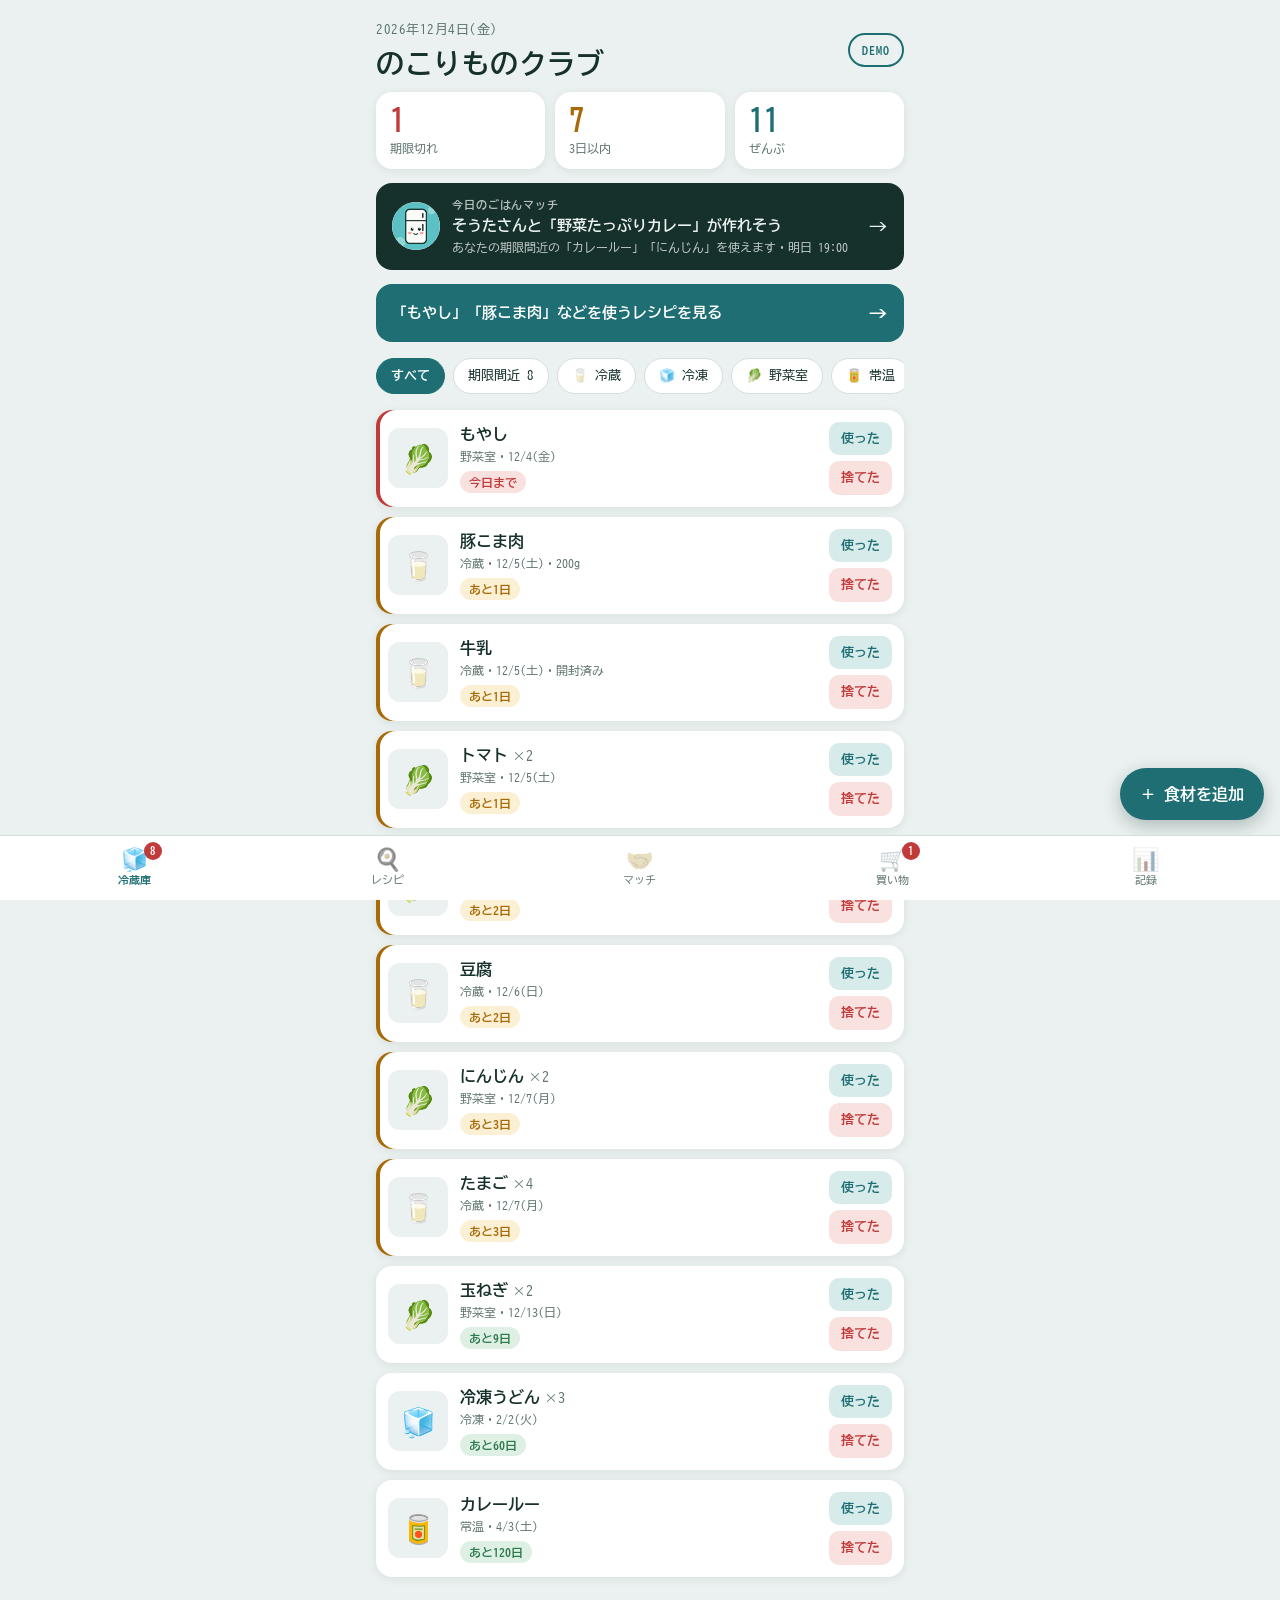
<file: pitch/index.html>
<!DOCTYPE html>
<html lang="ja">
<head>
  <meta charset="UTF-8">
  <meta name="viewport" content="width=device-width, initial-scale=1, viewport-fit=cover">
  <title>のこりものクラブ(デモ)</title>
  <meta name="claude:viewport-fit-sides" content="cover">
  <link rel="preconnect" href="https://fonts.googleapis.com">
  <link rel="preconnect" href="https://fonts.gstatic.com" crossorigin>
  <link rel="stylesheet" href="https://fonts.googleapis.com/css2?family=BIZ+UDGothic:wght@400;700&display=swap">
  <!-- ホーム画面に追加したときのアイコンと名前(アイコンは記録タブで変えられる) -->
  <link rel="apple-touch-icon" id="touchIcon" href="icons/icon-original-180.png">
  <link rel="icon" id="favIcon" type="image/png" href="icons/icon-original-180.png">
    <meta name="apple-mobile-web-app-capable" content="yes">
  <meta name="mobile-web-app-capable" content="yes">
  <meta name="apple-mobile-web-app-title" content="のこりもの">
  <meta name="apple-mobile-web-app-status-bar-style" content="default">
  <meta name="theme-color" content="#EAF1F0">
  <link rel="stylesheet" href="style.css">
  <style>
    /* 発表用デモだけの部品 */
    .top { position: relative; }
    .demo-badge {
      position: absolute; right: 0; top: 50%; transform: translateY(-50%);
      padding: 6px 12px; border: 2px solid var(--accent, #1E6E73); border-radius: 999px;
      background: transparent; color: var(--accent, #1E6E73); font: inherit; font-size: 12px; font-weight: 700; letter-spacing: .08em; cursor: pointer;
    }
  </style>
</head>
<body>
  <div class="app">
    <!-- ヘッダー -->
    <header class="top">
      <p class="today" id="today"></p>
      <h1 id="pageTitle">のこりものクラブ</h1>
      <button type="button" class="demo-badge" id="demoMenu" aria-label="デモの操作">DEMO</button>
    </header>

    <main>
      <!-- ========== 冷蔵庫タブ ========== -->
      <section class="view" id="view-fridge">
        <div class="sample-note" id="sampleNote" hidden>
          <span>サンプルの食材を表示しています</span>
          <button type="button" class="link-btn" id="clearSample">消して始める</button>
        </div>

        <!-- 期限のまとめ -->
        <div class="summary">
          <button type="button" class="stat stat-expired" data-filter="urgent">
            <span class="stat-num" id="countExpired">0</span>
            <span class="stat-label">期限切れ</span>
          </button>
          <button type="button" class="stat stat-soon" data-filter="urgent">
            <span class="stat-num" id="countSoon">0</span>
            <span class="stat-label">3日以内</span>
          </button>
          <button type="button" class="stat stat-all" data-filter="all">
            <span class="stat-num" id="countAll">0</span>
            <span class="stat-label">ぜんぶ</span>
          </button>
        </div>

        <!-- 期限間近の食材 → ごはんマッチへ -->
        <button type="button" class="match-cta" id="matchCta" hidden>
          <span class="match-cta-face" id="matchCtaFace" aria-hidden="true"></span>
          <span class="match-cta-text">
            <span class="match-cta-label">今日のごはんマッチ</span>
            <b id="matchCtaTitle"></b>
            <small id="matchCtaSub"></small>
          </span>
          <span class="recipe-cta-arrow" aria-hidden="true">→</span>
        </button>

        <!-- 期限間近の食材 → レシピへ -->
        <button type="button" class="recipe-cta" id="recipeCta" hidden>
          <span id="recipeCtaText"></span>
          <span class="recipe-cta-arrow" aria-hidden="true">→</span>
        </button>

        <!-- 絞り込み -->
        <div class="chips" id="filters" role="tablist" aria-label="保存場所で絞り込み"></div>

        <ul class="food-list" id="foodList"></ul>
        <div class="empty" id="foodEmpty" hidden>
          <p class="empty-icon">🧊</p>
          <p id="foodEmptyText">下の「食材を追加」から登録しましょう</p>
        </div>
      </section>

      <!-- ========== レシピタブ ========== -->
      <section class="view" id="view-recipe" hidden>
        <p class="lead">冷蔵庫の食材で作れる料理です。期限が近い食材を使うものから並べています。</p>
        <div class="chips" id="recipeFocus" aria-label="使いたい食材で絞り込み"></div>
        <ul class="recipe-list" id="recipeList"></ul>
        <div class="empty" id="recipeEmpty" hidden>
          <p class="empty-icon">🍳</p>
          <p id="recipeEmptyText">冷蔵庫に食材を登録すると、作れる料理が表示されます</p>
        </div>
        <a class="more-link center-link" id="recipeMore" href="#" target="_blank" rel="noopener" hidden></a>
      </section>

      <!-- ========== 料理会タブ ========== -->
      <section class="view" id="view-party" hidden>
        <!-- 本物のマッチ(Supabase につながっているときだけ表示。中身は cloud.js が作る) -->
        <div class="stack" id="cloudArea" hidden></div>

        <!-- デモ用のマッチ(ダミーの相手) -->
        <div class="stack" id="demoArea">
        <p class="lead" id="matchLead">あなたの期限間近の食材と、相手の食材を合わせて作れる料理から、一緒にごはんを食べる相手を提案します。</p>
        <div class="chips" id="matchFilter" aria-label="相手で絞り込み"></div>
        <ul class="match-list" id="matchList"></ul>
        <div class="empty" id="matchEmpty" hidden>
          <p class="empty-icon">🤝</p>
          <p id="matchEmptyText">冷蔵庫に食材を登録すると、一緒にごはんを作れる相手が見つかります</p>
        </div>
        <button type="button" class="link-btn center" id="matchMore" hidden>ほかの候補も見る</button>
        <p class="safety-note">表示されるのは大学のメールアドレスで認証済みの学生だけです。初めての相手とは、学内の共用スペースで会いましょう。</p>

        <div class="party-hero">
          <p class="party-hero-title">自分で料理会を開く</p>
          <p class="party-hero-text" id="partyHeroText">期限が近い食材を持ち寄って、留学生や友達と料理会をしませんか?</p>
          <button type="button" class="btn btn-primary" id="hostBtn">料理会を開く</button>
        </div>
        <p class="section-label">キャンパスの料理会</p>
        <ul class="party-list" id="partyList"></ul>
        <div class="empty" id="partyEmpty" hidden>
          <p class="empty-icon">🍲</p>
          <p>予定されている料理会はまだありません</p>
        </div>
        </div>
      </section>

      <!-- ========== 買い物タブ ========== -->
      <section class="view" id="view-shopping" hidden>
        <form class="shop-form" id="shopForm">
          <label class="sr-only" for="shopInput">買うもの</label>
          <input type="text" id="shopInput" placeholder="買うものを入力" autocomplete="off">
          <button type="submit" class="btn btn-primary">追加</button>
        </form>
        <ul class="shop-list" id="shopList"></ul>
        <div class="empty" id="shopEmpty" hidden>
          <p class="empty-icon">🛒</p>
          <p>食材を使い切ったら、ここに追加できます</p>
        </div>
        <button type="button" class="link-btn center" id="clearDone" hidden>チェック済みを消す</button>
      </section>

      <!-- ========== 記録タブ ========== -->
      <section class="view" id="view-stats" hidden>
        <div class="panel">
          <p class="panel-title" id="rateTitle">今月の使い切り率</p>
          <p class="big-rate"><span id="rate">--</span><small>%</small></p>
          <div class="ratio-bar" id="ratioBar" aria-hidden="true">
            <span class="ratio-used" id="ratioUsed"></span>
            <span class="ratio-wasted" id="ratioWasted"></span>
          </div>
          <div class="legend">
            <span class="legend-used">使い切った <b id="usedCount">0</b>件</span>
            <span class="legend-wasted">捨てた <b id="wastedCount">0</b>件</span>
          </div>
          <p class="rate-message" id="rateMessage"></p>
          <p class="party-stat" id="partyStat" hidden></p>
        </div>

        <div class="panel" id="rankPanel" hidden>
          <p class="panel-title">よく捨ててしまう食材</p>
          <ol class="rank" id="rankList"></ol>
          <p class="hint">次に買うときは、量を減らすのがおすすめです</p>
        </div>

        <div class="panel">
          <p class="panel-title">最近の記録</p>
          <ul class="log-list" id="logList"></ul>
        </div>

        <div class="panel">
          <p class="panel-title">ホーム画面のアイコン</p>
          <div class="icon-picker" id="iconPicker" role="radiogroup" aria-label="ホーム画面のアイコン"></div>
          <p class="hint">選んでから「ホーム画面に追加」すると、そのアイコンになります。追加済みの場合は、一度削除して追加し直してください。</p>
        </div>

        <div class="panel">
          <p class="panel-title">データ</p>
          <button type="button" class="row-btn" id="loadSample">サンプルデータを入れる</button>
          <button type="button" class="row-btn danger" id="resetAll">すべてのデータを削除</button>
        </div>
      </section>
    </main>
  </div>

  <!-- 追加ボタン -->
  <button type="button" class="fab" id="addBtn">＋ 食材を追加</button>

  <!-- 下のタブ -->
  <nav class="tabbar" aria-label="画面切り替え">
    <button type="button" class="tab is-active" data-tab="fridge">
      <span class="tab-icon"><span class="tab-emoji">🧊</span><i class="tab-badge" id="badgeFridge" hidden></i></span>冷蔵庫
    </button>
    <button type="button" class="tab" data-tab="recipe">
      <span class="tab-icon"><span class="tab-emoji">🍳</span></span>レシピ
    </button>
    <button type="button" class="tab" data-tab="party">
      <span class="tab-icon"><span class="tab-emoji">🤝</span><i class="tab-badge" id="badgeParty" hidden></i></span>マッチ
    </button>
    <button type="button" class="tab" data-tab="shopping">
      <span class="tab-icon"><span class="tab-emoji">🛒</span><i class="tab-badge" id="badgeShop" hidden></i></span>買い物
    </button>
    <button type="button" class="tab" data-tab="stats">
      <span class="tab-icon"><span class="tab-emoji">📊</span></span>記録
    </button>
  </nav>

  <!-- ========== 食材の登録シート ========== -->
  <div class="backdrop" id="sheet" hidden>
    <form class="sheet" id="foodForm" novalidate>
      <div class="sheet-head">
        <button type="button" class="link-btn" id="sheetCancel">キャンセル</button>
        <h2 id="sheetTitle">食材を追加</h2>
        <button type="submit" class="link-btn strong">保存</button>
      </div>

      <div class="sheet-body">
        <label class="photo" for="photoInput">
          <img id="photoPreview" alt="" hidden>
          <span class="photo-empty" id="photoEmpty">📷<small>写真を撮る・選ぶ</small></span>
        </label>
        <input type="file" id="photoInput" accept="image/*" capture="environment" hidden>
        <button type="button" class="link-btn center" id="photoRemove" hidden>写真を外す</button>

        <label class="field-label" for="nameInput">食材の名前</label>
        <input type="text" id="nameInput" placeholder="例:牛乳" autocomplete="off">

        <p class="field-label">保存場所</p>
        <div class="chips wrap" id="locationChips"></div>

        <p class="field-label">数量</p>
        <div class="stepper">
          <button type="button" class="step" id="qtyMinus" aria-label="1つ減らす">−</button>
          <output id="qtyValue">1</output>
          <button type="button" class="step" id="qtyPlus" aria-label="1つ増やす">＋</button>
        </div>

        <label class="field-label" for="expiryInput">賞味期限・消費期限</label>
        <div class="chips wrap" id="quickDays"></div>
        <div class="date-row">
          <input type="date" id="expiryInput">
          <span class="badge" id="expiryBadge"></span>
        </div>

        <label class="field-label" for="memoInput">メモ(任意)</label>
        <input type="text" id="memoInput" placeholder="例:開封済み" autocomplete="off">

        <p class="form-error" id="formError" hidden></p>

        <button type="submit" class="btn btn-primary wide" id="submitBtn">冷蔵庫に追加</button>
        <button type="button" class="link-btn center danger" id="deleteBtn" hidden>この食材を削除</button>
      </div>
    </form>
  </div>

  <!-- ========== 料理会を開くシート ========== -->
  <div class="backdrop" id="partySheet" hidden>
    <form class="sheet" id="partyForm" novalidate>
      <div class="sheet-head">
        <button type="button" class="link-btn" id="partyCancel">キャンセル</button>
        <h2>料理会を開く</h2>
        <button type="submit" class="link-btn strong">募集する</button>
      </div>
      <div class="sheet-body">
        <label class="field-label" for="partyTitle">タイトル</label>
        <input type="text" id="partyTitle" placeholder="例:余り野菜で焼きうどんを作ろう" autocomplete="off">

        <label class="field-label" for="partyMenu">作る料理</label>
        <input type="text" id="partyMenu" placeholder="例:焼きうどん" autocomplete="off">

        <p class="field-label">日時</p>
        <div class="date-row">
          <label class="sr-only" for="partyDate">日付</label>
          <input type="date" id="partyDate">
          <label class="sr-only" for="partyTime">時間</label>
          <input type="time" id="partyTime" value="18:30">
        </div>

        <p class="field-label">場所</p>
        <div class="chips wrap" id="placeChips"></div>

        <p class="field-label">定員</p>
        <div class="stepper">
          <button type="button" class="step" id="capMinus" aria-label="1人減らす">−</button>
          <output id="capValue">6</output>
          <button type="button" class="step" id="capPlus" aria-label="1人増やす">＋</button>
        </div>

        <p class="field-label">こんな人も参加しやすい(複数選べます)</p>
        <div class="chips wrap" id="tagChips"></div>

        <p class="field-label">持っていく食材(冷蔵庫から選ぶ)</p>
        <div class="chips wrap" id="partyFoodChips"></div>
        <p class="hint" id="partyFoodHint"></p>

        <p class="form-error" id="partyError" hidden></p>
        <button type="submit" class="btn btn-primary wide">この内容で募集する</button>
      </div>
    </form>
  </div>

  <!-- ========== 食材を選ぶシート(料理会に持っていく) ========== -->
  <div class="backdrop" id="pickSheet" hidden>
    <div class="sheet">
      <div class="sheet-head">
        <button type="button" class="link-btn" id="pickCancel">キャンセル</button>
        <h2 id="pickTitle">持っていく食材</h2>
        <span class="head-spacer" aria-hidden="true"></span>
      </div>
      <div class="sheet-body">
        <p class="hint">選んだ食材は、料理会で使い切ったものとして冷蔵庫から外れます。</p>
        <div class="chips wrap" id="pickChips"></div>
        <button type="button" class="btn btn-primary wide" id="pickConfirm">この食材を持っていく</button>
      </div>
    </div>
  </div>

  <!-- ========== プロフィール(本物のマッチ用) ========== -->
  <div class="backdrop" id="profileSheet" hidden>
    <form class="sheet" id="profileForm" novalidate>
      <div class="sheet-head">
        <button type="button" class="link-btn" id="profileCancel">閉じる</button>
        <h2>プロフィール</h2>
        <button type="submit" class="link-btn strong">保存</button>
      </div>
      <div class="sheet-body">
        <p class="hint">本名や連絡先は書かないでください。ここに書いた内容は、マッチの相手に表示されます(性別は「表示する」を選んだときだけ)。</p>

        <p class="field-label">マイページのアイコン</p>
        <div class="icon-picker" id="pfAvatar" role="radiogroup" aria-label="マイページのアイコン"></div>
        <p class="hint">顔写真の代わりに、絵柄か国旗を使います。</p>

        <label class="field-label" for="pfName">表示名</label>
        <input type="text" id="pfName" maxlength="30" placeholder="例:しゅうか" autocomplete="off">

        <label class="field-label" for="pfCountry">国・地域</label>
        <select id="pfCountry" class="select"></select>

        <p class="field-label">区分</p>
        <div class="chips wrap" id="pfType"></div>

        <label class="field-label" for="pfFaculty">学部・学年</label>
        <input type="text" id="pfFaculty" maxlength="30" placeholder="例:水産学部 3年" autocomplete="off">

        <label class="field-label" for="pfBio">ひとこと</label>
        <input type="text" id="pfBio" maxlength="80" placeholder="例:一人ごはんが続いて寂しいです" autocomplete="off">

        <p class="field-label">話せる言語(複数選べます)</p>
        <div class="chips wrap" id="pfLangs"></div>

        <p class="field-label">食の制限</p>
        <div class="chips wrap" id="pfDiet"></div>

        <label class="field-label" for="pfAllergy">アレルギー(なければ空欄)</label>
        <input type="text" id="pfAllergy" maxlength="60" placeholder="例:えび、そば" autocomplete="off">
        <p class="hint">書いた食材を使う料理は、マッチで提案されなくなります。</p>

        <p class="field-label">性別</p>
        <div class="chips wrap" id="pfGender"></div>
        <label class="check-row" for="pfGenderPublic">
          <input type="checkbox" id="pfGenderPublic">
          <span>性別をマッチの相手に表示する</span>
        </label>
        <label class="check-row" for="pfSameGender">
          <input type="checkbox" id="pfSameGender">
          <span>同性の人とだけマッチする</span>
        </label>
        <p class="hint" id="pfSameGenderHint">「回答しない」の場合は、同性のみの設定は使えません。性別は非公開のままでも、マッチの判定にだけ使えます。</p>

        <p class="field-label">料理は</p>
        <div class="chips wrap" id="pfCooking"></div>
        <p class="hint">料理が苦手な人どうしは、マッチしないようになっています。</p>

        <p class="field-label">好きな料理の系統(複数選べます)</p>
        <div class="chips wrap" id="pfCuisines"></div>

        <p class="form-error" id="profileError" hidden></p>
        <button type="submit" class="btn btn-primary wide" id="profileSubmit">保存する</button>
        <button type="button" class="link-btn center" id="logoutBtn">ログアウト</button>
      </div>
    </form>
  </div>

  <!-- ========== 相手のプロフィールと料理の履歴 ========== -->
  <div class="backdrop" id="partnerSheet" hidden>
    <div class="sheet">
      <div class="sheet-head">
        <button type="button" class="link-btn" id="partnerClose">閉じる</button>
        <h2>プロフィール</h2>
        <span class="head-spacer" aria-hidden="true"></span>
      </div>
      <div class="sheet-body" id="partnerBody"></div>
    </div>
  </div>

  <!-- ごはん写真の選択用(画面の書き換えで消えないよう、ここに1つだけ置く) -->
  <input type="file" id="mealPhotoInput" accept="image/*" hidden>

  <!-- ========== 確認ダイアログ ========== -->
  <div class="backdrop center-box" id="dialog" hidden>
    <div class="dialog" role="dialog" aria-modal="true" aria-labelledby="dlgTitle">
      <h2 id="dlgTitle"></h2>
      <p id="dlgMsg"></p>
      <div class="dlg-actions" id="dlgActions"></div>
    </div>
  </div>

  <div class="toast" id="toast" role="status" hidden></div>

  <!-- Supabase(本物のマッチ用)。読み込めなくてもデモモードで動きます -->
  <!-- 発表用デモ:Supabase の代わりに、ブラウザの中だけで動く架空のサーバーを使う -->
  <script src="demo-backend.js"></script>
  <script src="app.js"></script>
  <script src="cloud.js"></script>
  <script src="demo-menu.js"></script>
</body>
</html>
</file>
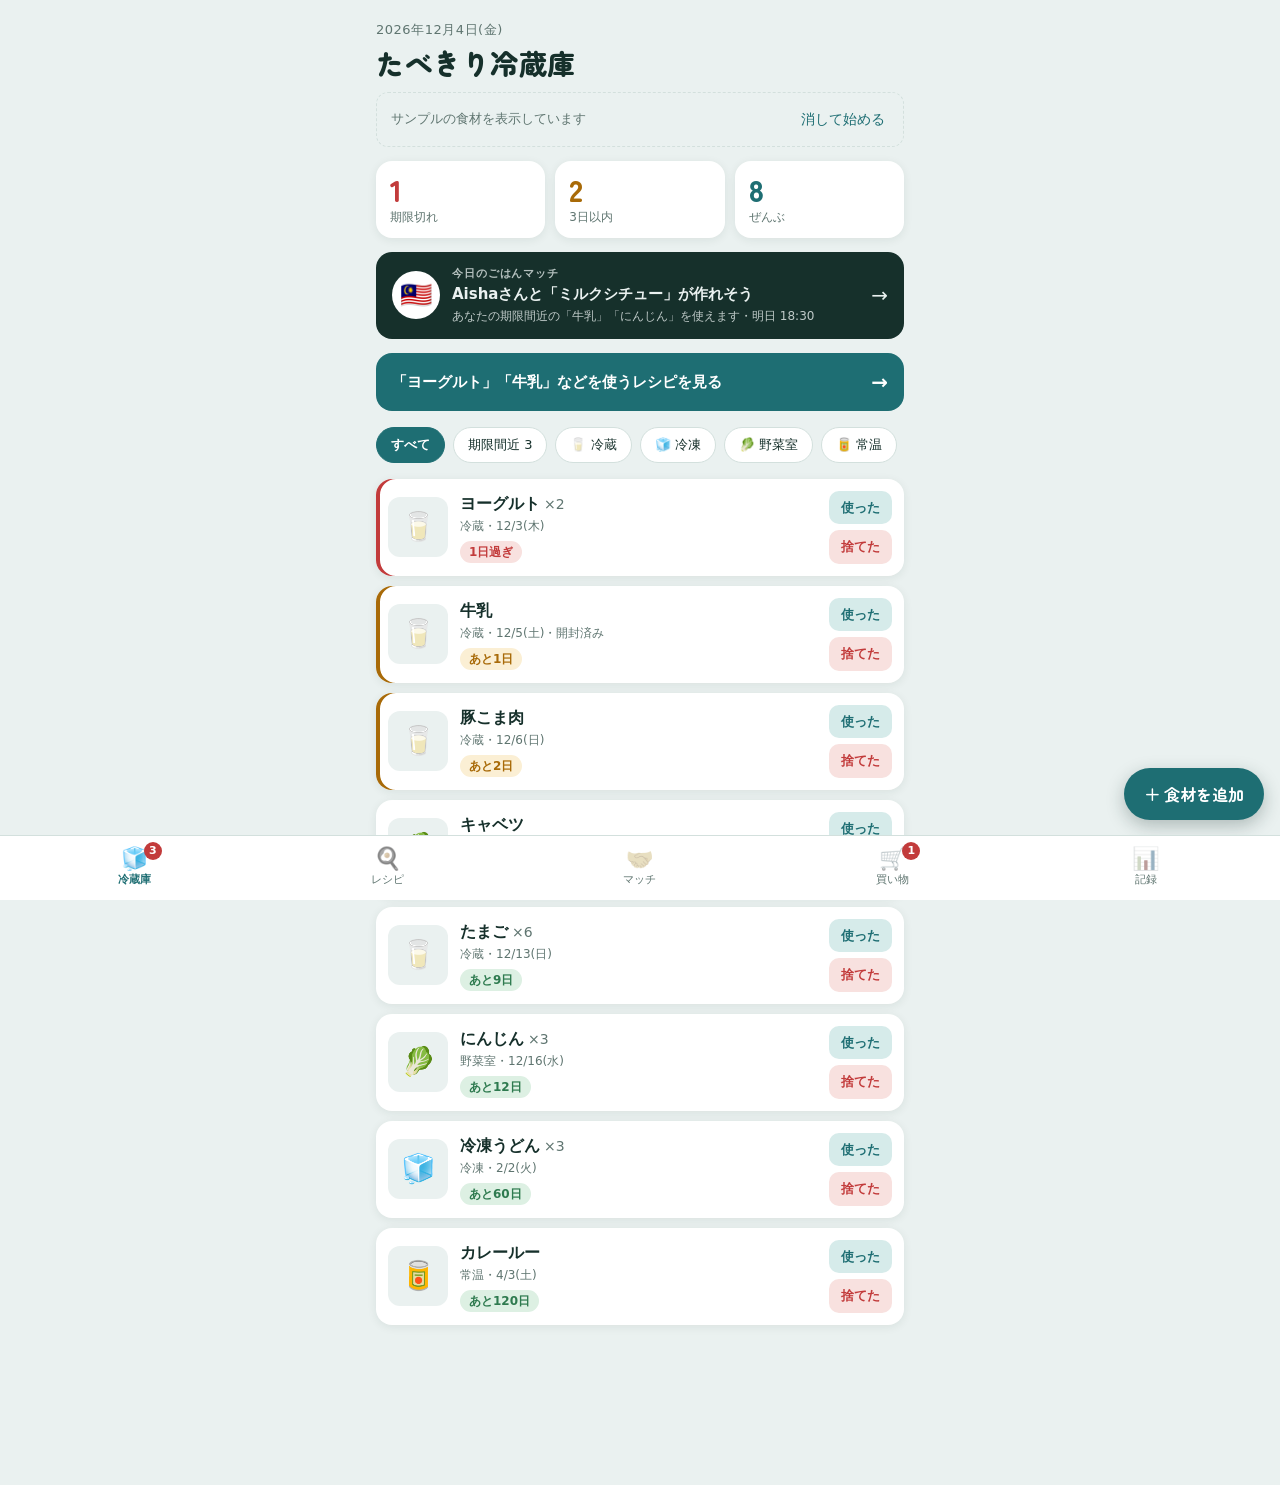
<file: アプリ本番用/index.html>
<!DOCTYPE html>
<html lang="ja">
<head>
  <meta charset="UTF-8">
  <meta name="viewport" content="width=device-width, initial-scale=1, viewport-fit=cover">
  <title>たべきり冷蔵庫</title>
  <meta name="claude:viewport-fit-sides" content="cover">
  <link rel="preconnect" href="https://fonts.googleapis.com">
  <link rel="preconnect" href="https://fonts.gstatic.com" crossorigin>
  <link rel="stylesheet" href="https://fonts.googleapis.com/css2?family=Zen+Maru+Gothic:wght@500;700;900&display=swap">
  <link rel="stylesheet" href="style.css">
</head>
<body>
  <div class="app">
    <!-- ヘッダー -->
    <header class="top">
      <p class="today" id="today"></p>
      <h1 id="pageTitle">たべきり冷蔵庫</h1>
    </header>

    <main>
      <!-- ========== 冷蔵庫タブ ========== -->
      <section class="view" id="view-fridge">
        <div class="sample-note" id="sampleNote" hidden>
          <span>サンプルの食材を表示しています</span>
          <button type="button" class="link-btn" id="clearSample">消して始める</button>
        </div>

        <!-- 期限のまとめ -->
        <div class="summary">
          <button type="button" class="stat stat-expired" data-filter="urgent">
            <span class="stat-num" id="countExpired">0</span>
            <span class="stat-label">期限切れ</span>
          </button>
          <button type="button" class="stat stat-soon" data-filter="urgent">
            <span class="stat-num" id="countSoon">0</span>
            <span class="stat-label">3日以内</span>
          </button>
          <button type="button" class="stat stat-all" data-filter="all">
            <span class="stat-num" id="countAll">0</span>
            <span class="stat-label">ぜんぶ</span>
          </button>
        </div>

        <!-- 期限間近の食材 → ごはんマッチへ -->
        <button type="button" class="match-cta" id="matchCta" hidden>
          <span class="match-cta-face" id="matchCtaFace" aria-hidden="true"></span>
          <span class="match-cta-text">
            <span class="match-cta-label">今日のごはんマッチ</span>
            <b id="matchCtaTitle"></b>
            <small id="matchCtaSub"></small>
          </span>
          <span class="recipe-cta-arrow" aria-hidden="true">→</span>
        </button>

        <!-- 期限間近の食材 → レシピへ -->
        <button type="button" class="recipe-cta" id="recipeCta" hidden>
          <span id="recipeCtaText"></span>
          <span class="recipe-cta-arrow" aria-hidden="true">→</span>
        </button>

        <!-- 絞り込み -->
        <div class="chips" id="filters" role="tablist" aria-label="保存場所で絞り込み"></div>

        <ul class="food-list" id="foodList"></ul>
        <div class="empty" id="foodEmpty" hidden>
          <p class="empty-icon">🧊</p>
          <p id="foodEmptyText">下の「食材を追加」から登録しましょう</p>
        </div>
      </section>

      <!-- ========== レシピタブ ========== -->
      <section class="view" id="view-recipe" hidden>
        <p class="lead">冷蔵庫の食材で作れる料理です。期限が近い食材を使うものから並べています。</p>
        <div class="chips" id="recipeFocus" aria-label="使いたい食材で絞り込み"></div>
        <ul class="recipe-list" id="recipeList"></ul>
        <div class="empty" id="recipeEmpty" hidden>
          <p class="empty-icon">🍳</p>
          <p id="recipeEmptyText">冷蔵庫に食材を登録すると、作れる料理が表示されます</p>
        </div>
        <a class="more-link center-link" id="recipeMore" href="#" target="_blank" rel="noopener" hidden></a>
      </section>

      <!-- ========== 料理会タブ ========== -->
      <section class="view" id="view-party" hidden>
        <!-- ごはんマッチ -->
        <p class="lead" id="matchLead">あなたの期限間近の食材と、相手の食材を合わせて作れる料理から、一緒にごはんを食べる相手を提案します。</p>
        <div class="chips" id="matchFilter" aria-label="相手で絞り込み"></div>
        <ul class="match-list" id="matchList"></ul>
        <div class="empty" id="matchEmpty" hidden>
          <p class="empty-icon">🤝</p>
          <p id="matchEmptyText">冷蔵庫に食材を登録すると、一緒にごはんを作れる相手が見つかります</p>
        </div>
        <button type="button" class="link-btn center" id="matchMore" hidden>ほかの候補も見る</button>
        <p class="safety-note">表示されるのは大学のメールアドレスで認証済みの学生だけです。初めての相手とは、学内の共用スペースで会いましょう。</p>

        <div class="party-hero">
          <p class="party-hero-title">自分で料理会を開く</p>
          <p class="party-hero-text" id="partyHeroText">期限が近い食材を持ち寄って、留学生や友達と料理会をしませんか?</p>
          <button type="button" class="btn btn-primary" id="hostBtn">料理会を開く</button>
        </div>
        <p class="section-label">キャンパスの料理会</p>
        <ul class="party-list" id="partyList"></ul>
        <div class="empty" id="partyEmpty" hidden>
          <p class="empty-icon">🍲</p>
          <p>予定されている料理会はまだありません</p>
        </div>
      </section>

      <!-- ========== 買い物タブ ========== -->
      <section class="view" id="view-shopping" hidden>
        <form class="shop-form" id="shopForm">
          <label class="sr-only" for="shopInput">買うもの</label>
          <input type="text" id="shopInput" placeholder="買うものを入力" autocomplete="off">
          <button type="submit" class="btn btn-primary">追加</button>
        </form>
        <ul class="shop-list" id="shopList"></ul>
        <div class="empty" id="shopEmpty" hidden>
          <p class="empty-icon">🛒</p>
          <p>食材を使い切ったら、ここに追加できます</p>
        </div>
        <button type="button" class="link-btn center" id="clearDone" hidden>チェック済みを消す</button>
      </section>

      <!-- ========== 記録タブ ========== -->
      <section class="view" id="view-stats" hidden>
        <div class="panel">
          <p class="panel-title" id="rateTitle">今月の使い切り率</p>
          <p class="big-rate"><span id="rate">--</span><small>%</small></p>
          <div class="ratio-bar" id="ratioBar" aria-hidden="true">
            <span class="ratio-used" id="ratioUsed"></span>
            <span class="ratio-wasted" id="ratioWasted"></span>
          </div>
          <div class="legend">
            <span class="legend-used">使い切った <b id="usedCount">0</b>件</span>
            <span class="legend-wasted">捨てた <b id="wastedCount">0</b>件</span>
          </div>
          <p class="rate-message" id="rateMessage"></p>
          <p class="party-stat" id="partyStat" hidden></p>
        </div>

        <div class="panel" id="rankPanel" hidden>
          <p class="panel-title">よく捨ててしまう食材</p>
          <ol class="rank" id="rankList"></ol>
          <p class="hint">次に買うときは、量を減らすのがおすすめです</p>
        </div>

        <div class="panel">
          <p class="panel-title">最近の記録</p>
          <ul class="log-list" id="logList"></ul>
        </div>

        <div class="panel">
          <p class="panel-title">データ</p>
          <button type="button" class="row-btn" id="loadSample">サンプルデータを入れる</button>
          <button type="button" class="row-btn danger" id="resetAll">すべてのデータを削除</button>
        </div>
      </section>
    </main>
  </div>

  <!-- 追加ボタン -->
  <button type="button" class="fab" id="addBtn">＋ 食材を追加</button>

  <!-- 下のタブ -->
  <nav class="tabbar" aria-label="画面切り替え">
    <button type="button" class="tab is-active" data-tab="fridge">
      <span class="tab-icon"><span class="tab-emoji">🧊</span><i class="tab-badge" id="badgeFridge" hidden></i></span>冷蔵庫
    </button>
    <button type="button" class="tab" data-tab="recipe">
      <span class="tab-icon"><span class="tab-emoji">🍳</span></span>レシピ
    </button>
    <button type="button" class="tab" data-tab="party">
      <span class="tab-icon"><span class="tab-emoji">🤝</span><i class="tab-badge" id="badgeParty" hidden></i></span>マッチ
    </button>
    <button type="button" class="tab" data-tab="shopping">
      <span class="tab-icon"><span class="tab-emoji">🛒</span><i class="tab-badge" id="badgeShop" hidden></i></span>買い物
    </button>
    <button type="button" class="tab" data-tab="stats">
      <span class="tab-icon"><span class="tab-emoji">📊</span></span>記録
    </button>
  </nav>

  <!-- ========== 食材の登録シート ========== -->
  <div class="backdrop" id="sheet" hidden>
    <form class="sheet" id="foodForm" novalidate>
      <div class="sheet-head">
        <button type="button" class="link-btn" id="sheetCancel">キャンセル</button>
        <h2 id="sheetTitle">食材を追加</h2>
        <button type="submit" class="link-btn strong">保存</button>
      </div>

      <div class="sheet-body">
        <label class="photo" for="photoInput">
          <img id="photoPreview" alt="" hidden>
          <span class="photo-empty" id="photoEmpty">📷<small>写真を撮る・選ぶ</small></span>
        </label>
        <input type="file" id="photoInput" accept="image/*" capture="environment" hidden>
        <button type="button" class="link-btn center" id="photoRemove" hidden>写真を外す</button>

        <label class="field-label" for="nameInput">食材の名前</label>
        <input type="text" id="nameInput" placeholder="例:牛乳" autocomplete="off">

        <p class="field-label">保存場所</p>
        <div class="chips wrap" id="locationChips"></div>

        <p class="field-label">数量</p>
        <div class="stepper">
          <button type="button" class="step" id="qtyMinus" aria-label="1つ減らす">−</button>
          <output id="qtyValue">1</output>
          <button type="button" class="step" id="qtyPlus" aria-label="1つ増やす">＋</button>
        </div>

        <label class="field-label" for="expiryInput">賞味期限・消費期限</label>
        <div class="chips wrap" id="quickDays"></div>
        <div class="date-row">
          <input type="date" id="expiryInput">
          <span class="badge" id="expiryBadge"></span>
        </div>

        <label class="field-label" for="memoInput">メモ(任意)</label>
        <input type="text" id="memoInput" placeholder="例:開封済み" autocomplete="off">

        <p class="form-error" id="formError" hidden></p>

        <button type="submit" class="btn btn-primary wide" id="submitBtn">冷蔵庫に追加</button>
        <button type="button" class="link-btn center danger" id="deleteBtn" hidden>この食材を削除</button>
      </div>
    </form>
  </div>

  <!-- ========== 料理会を開くシート ========== -->
  <div class="backdrop" id="partySheet" hidden>
    <form class="sheet" id="partyForm" novalidate>
      <div class="sheet-head">
        <button type="button" class="link-btn" id="partyCancel">キャンセル</button>
        <h2>料理会を開く</h2>
        <button type="submit" class="link-btn strong">募集する</button>
      </div>
      <div class="sheet-body">
        <label class="field-label" for="partyTitle">タイトル</label>
        <input type="text" id="partyTitle" placeholder="例:余り野菜で焼きうどんを作ろう" autocomplete="off">

        <label class="field-label" for="partyMenu">作る料理</label>
        <input type="text" id="partyMenu" placeholder="例:焼きうどん" autocomplete="off">

        <p class="field-label">日時</p>
        <div class="date-row">
          <label class="sr-only" for="partyDate">日付</label>
          <input type="date" id="partyDate">
          <label class="sr-only" for="partyTime">時間</label>
          <input type="time" id="partyTime" value="18:30">
        </div>

        <p class="field-label">場所</p>
        <div class="chips wrap" id="placeChips"></div>

        <p class="field-label">定員</p>
        <div class="stepper">
          <button type="button" class="step" id="capMinus" aria-label="1人減らす">−</button>
          <output id="capValue">6</output>
          <button type="button" class="step" id="capPlus" aria-label="1人増やす">＋</button>
        </div>

        <p class="field-label">こんな人も参加しやすい(複数選べます)</p>
        <div class="chips wrap" id="tagChips"></div>

        <p class="field-label">持っていく食材(冷蔵庫から選ぶ)</p>
        <div class="chips wrap" id="partyFoodChips"></div>
        <p class="hint" id="partyFoodHint"></p>

        <p class="form-error" id="partyError" hidden></p>
        <button type="submit" class="btn btn-primary wide">この内容で募集する</button>
      </div>
    </form>
  </div>

  <!-- ========== 食材を選ぶシート(料理会に持っていく) ========== -->
  <div class="backdrop" id="pickSheet" hidden>
    <div class="sheet">
      <div class="sheet-head">
        <button type="button" class="link-btn" id="pickCancel">キャンセル</button>
        <h2 id="pickTitle">持っていく食材</h2>
        <span class="head-spacer" aria-hidden="true"></span>
      </div>
      <div class="sheet-body">
        <p class="hint">選んだ食材は、料理会で使い切ったものとして冷蔵庫から外れます。</p>
        <div class="chips wrap" id="pickChips"></div>
        <button type="button" class="btn btn-primary wide" id="pickConfirm">この食材を持っていく</button>
      </div>
    </div>
  </div>

  <!-- ========== 確認ダイアログ ========== -->
  <div class="backdrop center-box" id="dialog" hidden>
    <div class="dialog" role="dialog" aria-modal="true" aria-labelledby="dlgTitle">
      <h2 id="dlgTitle"></h2>
      <p id="dlgMsg"></p>
      <div class="dlg-actions" id="dlgActions"></div>
    </div>
  </div>

  <div class="toast" id="toast" role="status" hidden></div>

  <script src="app.js"></script>
</body>
</html>
</file>
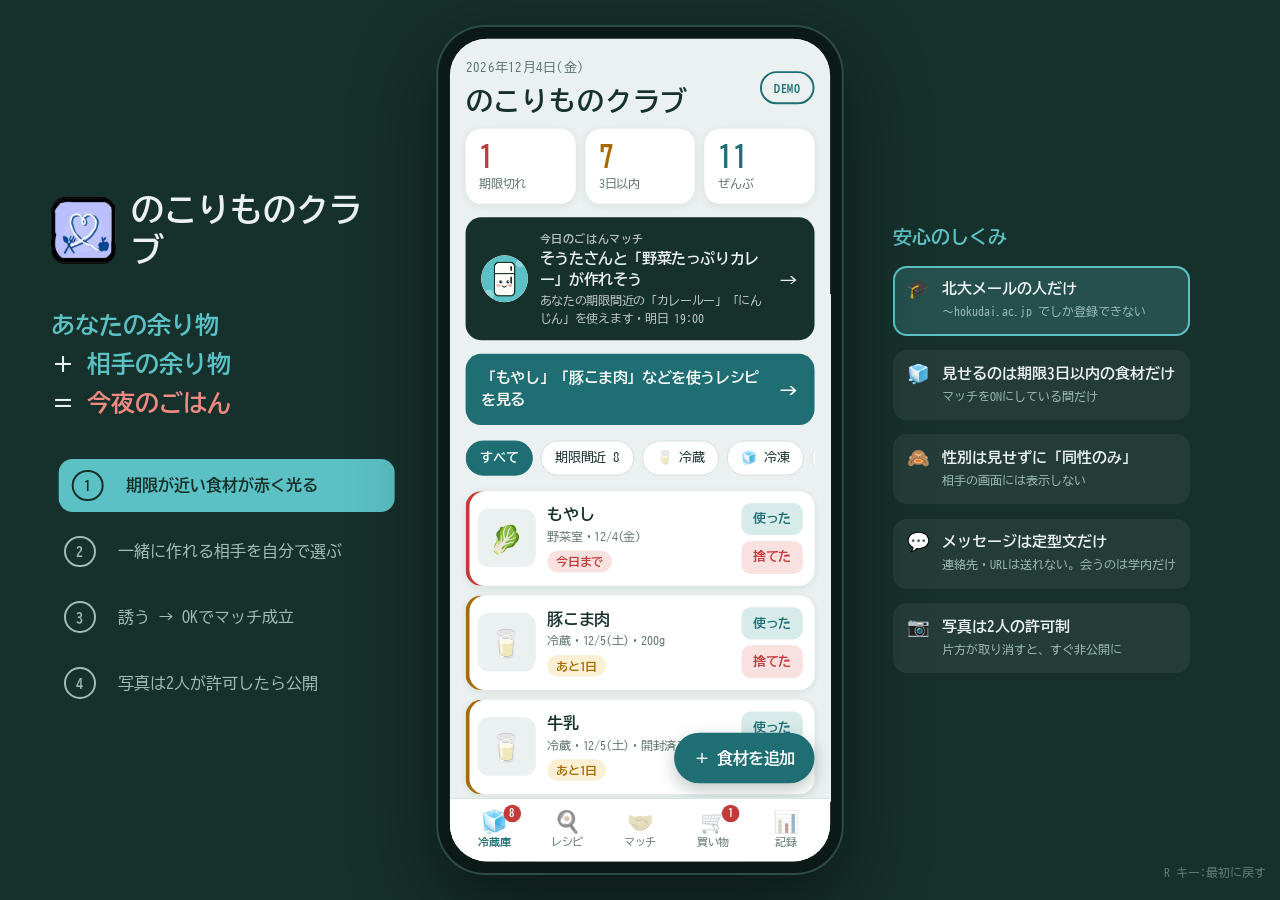
<file: pitch/pc.html>
<!DOCTYPE html>
<html lang="ja">
<head>
<meta charset="UTF-8">
<meta name="viewport" content="width=device-width, initial-scale=1">
<title>のこりものクラブ(PC発表用)</title>
<link rel="icon" type="image/png" href="icons/icon-original-180.png">
<link rel="preconnect" href="https://fonts.googleapis.com">
<link rel="preconnect" href="https://fonts.gstatic.com" crossorigin>
<link rel="stylesheet" href="https://fonts.googleapis.com/css2?family=BIZ+UDGothic:wght@400;700&display=swap">
<style>
  /* PCやプロジェクターで発表するための画面:中央にスマホ、左右に説明 */
  :root {
    --bg: #16302B;
    --ink: #EAF1F0;
    --muted: #9DBDB8;
    --accent: #5CC1C4;
    --red: #F08A82;
    --card: rgba(255, 255, 255, .06);
    --font: "BIZ UDGothic", "MS Gothic", "Hiragino Kaku Gothic ProN", "Yu Gothic", sans-serif;
    color-scheme: dark;
  }
  * { box-sizing: border-box; }
  html, body { margin: 0; height: 100%; overflow: hidden; }
  body { background: var(--bg); color: var(--ink); font-family: var(--font); }

  .stage {
    height: 100%;
    display: grid;
    grid-template-columns: minmax(0, 1fr) auto minmax(0, 1fr);
    align-items: center;
    gap: 4vw;
    padding: 3vh 4vw;
  }

  /* 左:タイトルと合言葉、いまのステップ */
  .left { display: flex; flex-direction: column; gap: 4vh; justify-self: end; max-width: 30vw; }
  .brand { display: flex; align-items: center; gap: 1.2vw; }
  .brand img { width: 5.2vw; height: 5.2vw; min-width: 56px; min-height: 56px; border-radius: 22%; }
  .brand h1 { margin: 0; font-size: clamp(22px, 2.6vw, 44px); line-height: 1.2; }
  .formula { margin: 0; font-size: clamp(18px, 1.9vw, 34px); font-weight: 700; line-height: 1.6; }
  .formula span { color: var(--accent); }
  .formula em { font-style: normal; color: var(--red); }

  .steps { list-style: none; margin: 0; padding: 0; display: flex; flex-direction: column; gap: 1.4vh; }
  .steps li {
    display: grid; grid-template-columns: 2.6em minmax(0, 1fr); align-items: center; gap: .8em;
    padding: 1.2vh 1vw; border-radius: 14px; font-size: clamp(14px, 1.25vw, 22px);
    color: var(--muted); transition: background .3s, color .3s, transform .3s;
  }
  .steps b {
    display: grid; place-items: center; width: 2.2em; height: 2.2em; border-radius: 50%;
    border: 2px solid currentColor; font-size: .9em;
  }
  .steps li.now { background: var(--accent); color: var(--bg); transform: translateX(.6vw); font-weight: 700; }
  .steps li.done { color: var(--ink); }
  .steps li.done b { background: var(--ink); color: var(--bg); border-color: var(--ink); }

  /* 中央:スマホ */
  .phone {
    position: relative;
    width: 414px; height: 868px;
    border-radius: 48px; padding: 12px; background: #0B1A17;
    box-shadow: 0 0 0 2px #2C4C46, 0 30px 80px rgba(0, 0, 0, .5);
    transform-origin: center center;
  }
  .phone iframe { width: 100%; height: 100%; border: 0; border-radius: 38px; background: #EAF1F0; display: block; }

  /* 右:安心のしくみ */
  .right { justify-self: start; max-width: 28vw; display: flex; flex-direction: column; gap: 1.6vh; }
  .right h2 { margin: 0 0 .6vh; font-size: clamp(16px, 1.5vw, 26px); color: var(--accent); }
  .safe { display: grid; grid-template-columns: 1.8em minmax(0, 1fr); gap: .7em; align-items: start;
    padding: 1.4vh 1.1vw; border-radius: 14px; background: var(--card); font-size: clamp(13px, 1.1vw, 19px); line-height: 1.55;
    transition: background .3s, box-shadow .3s; }
  .safe .ic { font-size: 1.3em; line-height: 1.2; }
  .safe strong { display: block; font-size: 1.05em; }
  .safe small { color: var(--muted); font-size: .85em; }
  .safe.hot { background: rgba(92, 193, 196, .22); box-shadow: inset 0 0 0 2px var(--accent); }

  .hint { position: fixed; right: 14px; bottom: 10px; font-size: 12px; color: #5F807A; }

  /* 画面が狭いときは説明を隠してスマホだけ */
  @media (max-width: 1000px) {
    .stage { grid-template-columns: 1fr; justify-items: center; }
    .left, .right { display: none; }
  }
</style>
</head>
<body>
<div class="stage">
  <section class="left">
    <div class="brand">
      <img src="icons/icon-original-180.png" alt="">
      <h1>のこりものクラブ</h1>
    </div>
    <p class="formula"><span>あなたの余り物</span><br>＋ <span>相手の余り物</span><br>＝ <em>今夜のごはん</em></p>
    <ol class="steps" id="steps">
      <li data-step="1"><b>1</b>期限が近い食材が赤く光る</li>
      <li data-step="2"><b>2</b>一緒に作れる相手を自分で選ぶ</li>
      <li data-step="3"><b>3</b>誘う → OKでマッチ成立</li>
      <li data-step="4"><b>4</b>写真は2人が許可したら公開</li>
    </ol>
  </section>

  <div class="phone" id="phone">
    <iframe id="app" src="index.html" title="のこりものクラブ デモ画面"></iframe>
  </div>

  <aside class="right">
    <h2>安心のしくみ</h2>
    <div class="safe" data-safe="1 2"><span class="ic">🎓</span><div><strong>北大メールの人だけ</strong><small>〜hokudai.ac.jp でしか登録できない</small></div></div>
    <div class="safe" data-safe="2"><span class="ic">🧊</span><div><strong>見せるのは期限3日以内の食材だけ</strong><small>マッチをONにしている間だけ</small></div></div>
    <div class="safe" data-safe="2"><span class="ic">🙈</span><div><strong>性別は見せずに「同性のみ」</strong><small>相手の画面には表示しない</small></div></div>
    <div class="safe" data-safe="3"><span class="ic">💬</span><div><strong>メッセージは定型文だけ</strong><small>連絡先・URLは送れない。会うのは学内だけ</small></div></div>
    <div class="safe" data-safe="4"><span class="ic">📷</span><div><strong>写真は2人の許可制</strong><small>片方が取り消すと、すぐ非公開に</small></div></div>
  </aside>
</div>
<p class="hint">R キー:最初に戻す</p>

<script>
  // スマホの枠を、画面の高さに合わせて拡大・縮小する
  const phone = document.getElementById('phone');
  function fit() {
    const s = Math.min((window.innerHeight * 0.94) / 868, 1.25);
    phone.style.transform = `scale(${s})`;
    phone.style.margin = `${(868 * (s - 1)) / 2}px ${(414 * (s - 1)) / 2}px`;
  }
  addEventListener('resize', fit);
  fit();

  // アプリの状態を見て、左の「いまのステップ」と右の説明を光らせる
  const frame = document.getElementById('app');
  function currentStep() {
    try {
      const w = frame.contentWindow;
      const tab = w.eval('currentTab');
      const c = w.cloud;
      if (!c) return 1;
      const today = w.addDays(0);
      const active = (c.invites || []).filter((i) => i.status === 'accepted' && i.slot.split('|')[0] >= today);
      if (active.some((i) => i.from_photo_ok && i.to_photo_ok)) return 4;
      if (active.length) return 3;
      if (tab === 'party') return 2;
      return 1;
    } catch (e) {
      return 1;
    }
  }
  setInterval(() => {
    const step = currentStep();
    document.querySelectorAll('#steps li').forEach((li) => {
      const n = Number(li.dataset.step);
      li.classList.toggle('now', n === step);
      li.classList.toggle('done', n < step);
    });
    document.querySelectorAll('.safe').forEach((el) => {
      el.classList.toggle('hot', el.dataset.safe.split(' ').includes(String(step)));
    });
  }, 300);

  // R キーで最初に戻す(アプリを読み込み直す)
  addEventListener('keydown', (e) => {
    if (e.key === 'r' || e.key === 'R') frame.contentWindow.location.reload();
  });
  frame.addEventListener('load', () => {
    frame.contentWindow.addEventListener('keydown', (e) => {
      const t = e.target.tagName;
      if ((e.key === 'r' || e.key === 'R') && t !== 'INPUT' && t !== 'TEXTAREA') frame.contentWindow.location.reload();
    });
  });
</script>
</body>
</html>
</file>
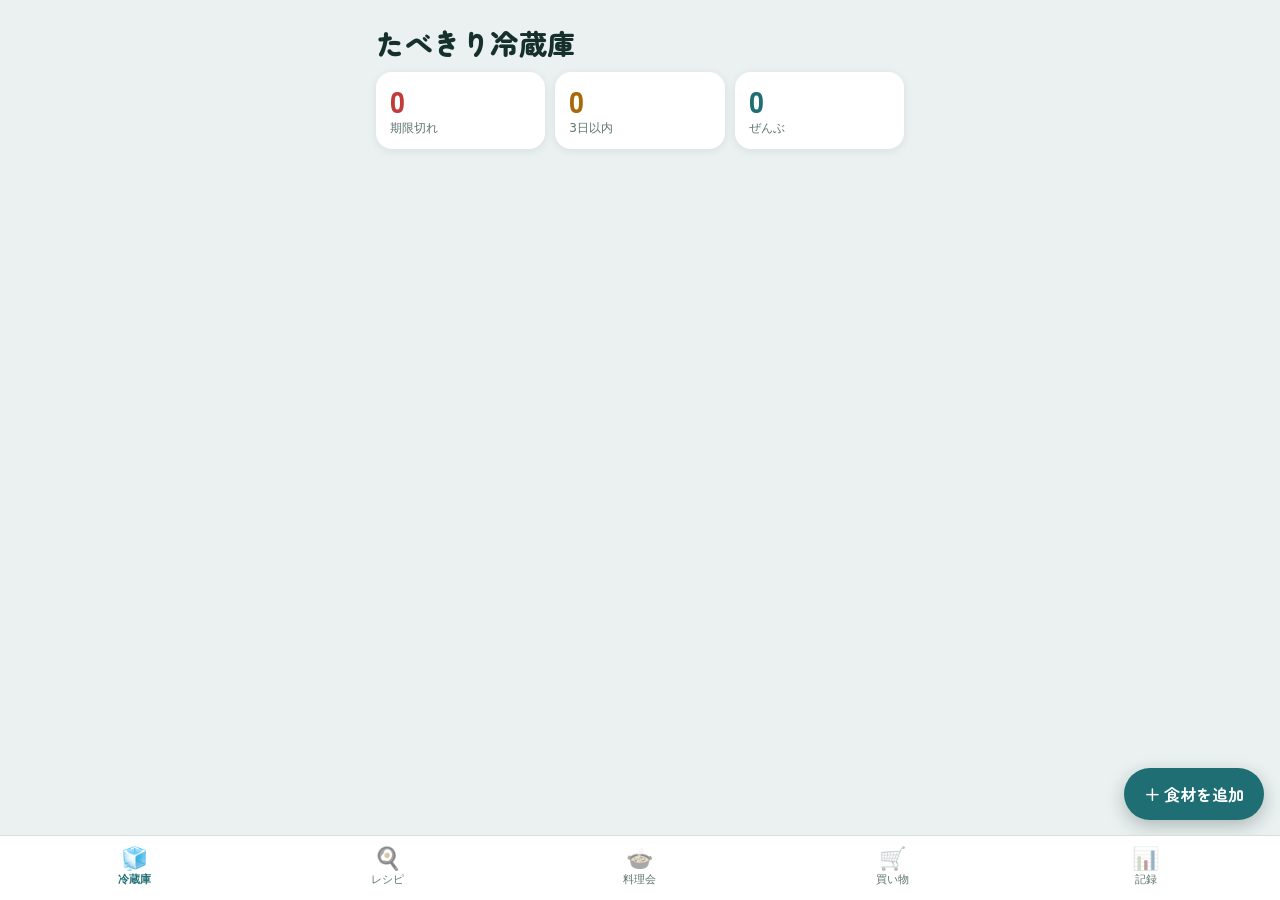
<file: アプリ本番用/index1.html>
<!DOCTYPE html>
<html lang="ja">
<head>
  <meta charset="UTF-8">
  <meta name="viewport" content="width=device-width, initial-scale=1, viewport-fit=cover">
  <title>たべきり冷蔵庫</title>
  <meta name="claude:viewport-fit-sides" content="cover">
  <link rel="preconnect" href="https://fonts.googleapis.com">
  <link rel="preconnect" href="https://fonts.gstatic.com" crossorigin>
  <link rel="stylesheet" href="https://fonts.googleapis.com/css2?family=Zen+Maru+Gothic:wght@500;700;900&display=swap">
  <link rel="stylesheet" href="style.css">
</head>
<body>
  <div class="app">
    <!-- ヘッダー -->
    <header class="top">
      <p class="today" id="today"></p>
      <h1 id="pageTitle">たべきり冷蔵庫</h1>
    </header>

    <main>
      <!-- ========== 冷蔵庫タブ ========== -->
      <section class="view" id="view-fridge">
        <div class="sample-note" id="sampleNote" hidden>
          <span>サンプルの食材を表示しています</span>
          <button type="button" class="link-btn" id="clearSample">消して始める</button>
        </div>

        <!-- 期限のまとめ -->
        <div class="summary">
          <button type="button" class="stat stat-expired" data-filter="urgent">
            <span class="stat-num" id="countExpired">0</span>
            <span class="stat-label">期限切れ</span>
          </button>
          <button type="button" class="stat stat-soon" data-filter="urgent">
            <span class="stat-num" id="countSoon">0</span>
            <span class="stat-label">3日以内</span>
          </button>
          <button type="button" class="stat stat-all" data-filter="all">
            <span class="stat-num" id="countAll">0</span>
            <span class="stat-label">ぜんぶ</span>
          </button>
        </div>

        <!-- 期限間近の食材 → レシピへ -->
        <button type="button" class="recipe-cta" id="recipeCta" hidden>
          <span id="recipeCtaText"></span>
          <span class="recipe-cta-arrow" aria-hidden="true">→</span>
        </button>

        <!-- 絞り込み -->
        <div class="chips" id="filters" role="tablist" aria-label="保存場所で絞り込み"></div>

        <ul class="food-list" id="foodList"></ul>
        <div class="empty" id="foodEmpty" hidden>
          <p class="empty-icon">🧊</p>
          <p id="foodEmptyText">下の「食材を追加」から登録しましょう</p>
        </div>
      </section>

      <!-- ========== レシピタブ ========== -->
      <section class="view" id="view-recipe" hidden>
        <p class="lead">冷蔵庫の食材で作れる料理です。期限が近い食材を使うものから並べています。</p>
        <div class="chips" id="recipeFocus" aria-label="使いたい食材で絞り込み"></div>
        <ul class="recipe-list" id="recipeList"></ul>
        <div class="empty" id="recipeEmpty" hidden>
          <p class="empty-icon">🍳</p>
          <p id="recipeEmptyText">冷蔵庫に食材を登録すると、作れる料理が表示されます</p>
        </div>
      </section>

      <!-- ========== 料理会タブ ========== -->
      <section class="view" id="view-party" hidden>
        <div class="party-hero">
          <p class="party-hero-title">余った食材で、みんなでごはん</p>
          <p class="party-hero-text" id="partyHeroText">期限が近い食材を持ち寄って、留学生や友達と料理会をしませんか?</p>
          <button type="button" class="btn btn-primary" id="hostBtn">料理会を開く</button>
        </div>
        <p class="section-label">キャンパスの料理会</p>
        <ul class="party-list" id="partyList"></ul>
        <div class="empty" id="partyEmpty" hidden>
          <p class="empty-icon">🍲</p>
          <p>予定されている料理会はまだありません</p>
        </div>
      </section>

      <!-- ========== 買い物タブ ========== -->
      <section class="view" id="view-shopping" hidden>
        <form class="shop-form" id="shopForm">
          <label class="sr-only" for="shopInput">買うもの</label>
          <input type="text" id="shopInput" placeholder="買うものを入力" autocomplete="off">
          <button type="submit" class="btn btn-primary">追加</button>
        </form>
        <ul class="shop-list" id="shopList"></ul>
        <div class="empty" id="shopEmpty" hidden>
          <p class="empty-icon">🛒</p>
          <p>食材を使い切ったら、ここに追加できます</p>
        </div>
        <button type="button" class="link-btn center" id="clearDone" hidden>チェック済みを消す</button>
      </section>

      <!-- ========== 記録タブ ========== -->
      <section class="view" id="view-stats" hidden>
        <div class="panel">
          <p class="panel-title" id="rateTitle">今月の使い切り率</p>
          <p class="big-rate"><span id="rate">--</span><small>%</small></p>
          <div class="ratio-bar" id="ratioBar" aria-hidden="true">
            <span class="ratio-used" id="ratioUsed"></span>
            <span class="ratio-wasted" id="ratioWasted"></span>
          </div>
          <div class="legend">
            <span class="legend-used">使い切った <b id="usedCount">0</b>件</span>
            <span class="legend-wasted">捨てた <b id="wastedCount">0</b>件</span>
          </div>
          <p class="rate-message" id="rateMessage"></p>
          <p class="party-stat" id="partyStat" hidden></p>
        </div>

        <div class="panel" id="rankPanel" hidden>
          <p class="panel-title">よく捨ててしまう食材</p>
          <ol class="rank" id="rankList"></ol>
          <p class="hint">次に買うときは、量を減らすのがおすすめです</p>
        </div>

        <div class="panel">
          <p class="panel-title">最近の記録</p>
          <ul class="log-list" id="logList"></ul>
        </div>

        <div class="panel">
          <p class="panel-title">データ</p>
          <button type="button" class="row-btn" id="loadSample">サンプルデータを入れる</button>
          <button type="button" class="row-btn danger" id="resetAll">すべてのデータを削除</button>
        </div>
      </section>
    </main>
  </div>

  <!-- 追加ボタン -->
  <button type="button" class="fab" id="addBtn">＋ 食材を追加</button>

  <!-- 下のタブ -->
  <nav class="tabbar" aria-label="画面切り替え">
    <button type="button" class="tab is-active" data-tab="fridge">
      <span class="tab-icon"><span class="tab-emoji">🧊</span><i class="tab-badge" id="badgeFridge" hidden></i></span>冷蔵庫
    </button>
    <button type="button" class="tab" data-tab="recipe">
      <span class="tab-icon"><span class="tab-emoji">🍳</span></span>レシピ
    </button>
    <button type="button" class="tab" data-tab="party">
      <span class="tab-icon"><span class="tab-emoji">🍲</span><i class="tab-badge" id="badgeParty" hidden></i></span>料理会
    </button>
    <button type="button" class="tab" data-tab="shopping">
      <span class="tab-icon"><span class="tab-emoji">🛒</span><i class="tab-badge" id="badgeShop" hidden></i></span>買い物
    </button>
    <button type="button" class="tab" data-tab="stats">
      <span class="tab-icon"><span class="tab-emoji">📊</span></span>記録
    </button>
  </nav>

  <!-- ========== 食材の登録シート ========== -->
  <div class="backdrop" id="sheet" hidden>
    <form class="sheet" id="foodForm" novalidate>
      <div class="sheet-head">
        <button type="button" class="link-btn" id="sheetCancel">キャンセル</button>
        <h2 id="sheetTitle">食材を追加</h2>
        <button type="submit" class="link-btn strong">保存</button>
      </div>

      <div class="sheet-body">
        <label class="photo" for="photoInput">
          <img id="photoPreview" alt="" hidden>
          <span class="photo-empty" id="photoEmpty">📷<small>写真を撮る・選ぶ</small></span>
        </label>
        <input type="file" id="photoInput" accept="image/*" capture="environment" hidden>
        <button type="button" class="link-btn center" id="photoRemove" hidden>写真を外す</button>

        <label class="field-label" for="nameInput">食材の名前</label>
        <input type="text" id="nameInput" placeholder="例:牛乳" autocomplete="off">

        <p class="field-label">保存場所</p>
        <div class="chips wrap" id="locationChips"></div>

        <p class="field-label">数量</p>
        <div class="stepper">
          <button type="button" class="step" id="qtyMinus" aria-label="1つ減らす">−</button>
          <output id="qtyValue">1</output>
          <button type="button" class="step" id="qtyPlus" aria-label="1つ増やす">＋</button>
        </div>

        <label class="field-label" for="expiryInput">賞味期限・消費期限</label>
        <div class="chips wrap" id="quickDays"></div>
        <div class="date-row">
          <input type="date" id="expiryInput">
          <span class="badge" id="expiryBadge"></span>
        </div>

        <label class="field-label" for="memoInput">メモ(任意)</label>
        <input type="text" id="memoInput" placeholder="例:開封済み" autocomplete="off">

        <p class="form-error" id="formError" hidden></p>

        <button type="submit" class="btn btn-primary wide" id="submitBtn">冷蔵庫に追加</button>
        <button type="button" class="link-btn center danger" id="deleteBtn" hidden>この食材を削除</button>
      </div>
    </form>
  </div>

  <!-- ========== 料理会を開くシート ========== -->
  <div class="backdrop" id="partySheet" hidden>
    <form class="sheet" id="partyForm" novalidate>
      <div class="sheet-head">
        <button type="button" class="link-btn" id="partyCancel">キャンセル</button>
        <h2>料理会を開く</h2>
        <button type="submit" class="link-btn strong">募集する</button>
      </div>
      <div class="sheet-body">
        <label class="field-label" for="partyTitle">タイトル</label>
        <input type="text" id="partyTitle" placeholder="例:余り野菜で焼きうどんを作ろう" autocomplete="off">

        <label class="field-label" for="partyMenu">作る料理</label>
        <input type="text" id="partyMenu" placeholder="例:焼きうどん" autocomplete="off">

        <p class="field-label">日時</p>
        <div class="date-row">
          <label class="sr-only" for="partyDate">日付</label>
          <input type="date" id="partyDate">
          <label class="sr-only" for="partyTime">時間</label>
          <input type="time" id="partyTime" value="18:30">
        </div>

        <p class="field-label">場所</p>
        <div class="chips wrap" id="placeChips"></div>

        <p class="field-label">定員</p>
        <div class="stepper">
          <button type="button" class="step" id="capMinus" aria-label="1人減らす">−</button>
          <output id="capValue">6</output>
          <button type="button" class="step" id="capPlus" aria-label="1人増やす">＋</button>
        </div>

        <p class="field-label">こんな人も参加しやすい(複数選べます)</p>
        <div class="chips wrap" id="tagChips"></div>

        <p class="field-label">持っていく食材(冷蔵庫から選ぶ)</p>
        <div class="chips wrap" id="partyFoodChips"></div>
        <p class="hint" id="partyFoodHint"></p>

        <p class="form-error" id="partyError" hidden></p>
        <button type="submit" class="btn btn-primary wide">この内容で募集する</button>
      </div>
    </form>
  </div>

  <!-- ========== 食材を選ぶシート(料理会に持っていく) ========== -->
  <div class="backdrop" id="pickSheet" hidden>
    <div class="sheet">
      <div class="sheet-head">
        <button type="button" class="link-btn" id="pickCancel">キャンセル</button>
        <h2 id="pickTitle">持っていく食材</h2>
        <span class="head-spacer" aria-hidden="true"></span>
      </div>
      <div class="sheet-body">
        <p class="hint">選んだ食材は、料理会で使い切ったものとして冷蔵庫から外れます。</p>
        <div class="chips wrap" id="pickChips"></div>
        <button type="button" class="btn btn-primary wide" id="pickConfirm">この食材を持っていく</button>
      </div>
    </div>
  </div>

  <!-- ========== 確認ダイアログ ========== -->
  <div class="backdrop center-box" id="dialog" hidden>
    <div class="dialog" role="dialog" aria-modal="true" aria-labelledby="dlgTitle">
      <h2 id="dlgTitle"></h2>
      <p id="dlgMsg"></p>
      <div class="dlg-actions" id="dlgActions"></div>
    </div>
  </div>

  <div class="toast" id="toast" role="status" hidden></div>

  <script src="app.js"></script>
</body>
</html>
</file>
<file: pitch/style.css>
/* =========================================================
   のこりものクラブ スタイル
   レイアウト: スマホ幅の1カラム。上にヘッダー、下に固定タブバー。
   色はこの :root の変数を変えるだけで全体が変わります。
   ========================================================= */
:root {
  --bg: #EAF1F0;          /* 冷蔵庫の中の、ひんやりした白 */
  --surface: #FFFFFF;
  --ink: #16302B;         /* 文字色 */
  --muted: #5F7570;       /* 補足の文字 */
  --line: #D3E0DD;        /* 線 */
  --accent: #1E6E73;      /* メインの色(深い青緑) */
  --accent-soft: #D6EBEA;
  --on-accent: #FFFFFF;

  /* 期限の状態の色 */
  --danger: #C23B3B;
  --danger-soft: #F8E1DF;
  --warn: #A86A08;
  --warn-soft: #FBEFD4;
  --ok: #2E7A4F;
  --ok-soft: #DDF0E3;

  --shadow: 0 2px 10px rgba(22, 48, 43, 0.08);
  /* MSゴシック風:BIZ UDゴシック(Webフォント)→ PCに入っていればMSゴシック → 端末の標準ゴシック */
  --font-display: "BIZ UDGothic", "MS Gothic", "Hiragino Kaku Gothic ProN", "Yu Gothic", sans-serif;
  --font-body: "BIZ UDGothic", "MS Gothic", "Hiragino Kaku Gothic ProN", "Yu Gothic UI", "Meiryo", sans-serif;
  --radius: 16px;
  --tabbar-h: 64px;
}

@media (prefers-color-scheme: dark) {
  :root:not([data-theme="light"]) {
    --bg: #0F1B19;
    --surface: #182725;
    --ink: #E3EEEC;
    --muted: #93A9A4;
    --line: #2A3D3A;
    --accent: #5CC1C4;
    --accent-soft: #1D3A3B;
    --on-accent: #0D2324;
    --danger: #F08A82;
    --danger-soft: #3A2221;
    --warn: #E9B95A;
    --warn-soft: #3A2F18;
    --ok: #7FD39E;
    --ok-soft: #1C3426;
    --shadow: 0 2px 10px rgba(0, 0, 0, 0.35);
    color-scheme: dark;
  }
}
:root[data-theme="dark"] {
  --bg: #0F1B19;
  --surface: #182725;
  --ink: #E3EEEC;
  --muted: #93A9A4;
  --line: #2A3D3A;
  --accent: #5CC1C4;
  --accent-soft: #1D3A3B;
  --on-accent: #0D2324;
  --danger: #F08A82;
  --danger-soft: #3A2221;
  --warn: #E9B95A;
  --warn-soft: #3A2F18;
  --ok: #7FD39E;
  --ok-soft: #1C3426;
  --shadow: 0 2px 10px rgba(0, 0, 0, 0.35);
  color-scheme: dark;
}

/* ---------- 基本 ---------- */
*, *::before, *::after { box-sizing: border-box; }
[hidden] { display: none !important; }

body {
  margin: 0;
  background: var(--bg);
  color: var(--ink);
  font-family: var(--font-body);
  font-size: 15px;
  line-height: 1.5;
  -webkit-text-size-adjust: 100%;
}

button, input, output { font: inherit; color: inherit; }
button { cursor: pointer; }
:focus-visible { outline: 3px solid var(--accent); outline-offset: 2px; }

.sr-only {
  position: absolute; width: 1px; height: 1px; overflow: hidden;
  clip: rect(0 0 0 0); white-space: nowrap;
}

.app {
  max-width: 560px;
  margin: 0 auto;
  padding-left: max(16px, env(safe-area-inset-left, 0px));
  padding-right: max(16px, env(safe-area-inset-right, 0px));
  padding-block: 8px calc(var(--tabbar-h) + 96px + env(safe-area-inset-bottom, 0px));
}

/* ---------- ヘッダー ---------- */
.top { padding-block: 12px 8px; }
.today { margin: 0; color: var(--muted); font-size: 13px; letter-spacing: 0.04em; }
h1 {
  margin: 2px 0 0;
  font-family: var(--font-display);
  font-weight: 700;
  font-size: 28px;
  letter-spacing: 0.02em;
  text-wrap: balance;
}

.view { display: flex; flex-direction: column; gap: 14px; }

/* ---------- サンプル表示のお知らせ ---------- */
.sample-note {
  display: flex; align-items: center; justify-content: space-between; gap: 12px;
  flex-wrap: wrap;
  padding: 10px 14px;
  border: 1px dashed var(--line);
  border-radius: 12px;
  color: var(--muted);
  font-size: 13px;
}

/* ---------- 期限のまとめ ---------- */
.summary { display: grid; grid-template-columns: repeat(3, 1fr); gap: 10px; }
.stat {
  display: flex; flex-direction: column; align-items: flex-start; gap: 2px;
  padding: 12px 14px;
  border: none;
  border-radius: var(--radius);
  background: var(--surface);
  text-align: left;
  box-shadow: var(--shadow);
}
.stat-num {
  font-family: var(--font-display); font-weight: 700; font-size: 30px; line-height: 1.1;
  font-variant-numeric: tabular-nums;
}
.stat-label { font-size: 12px; color: var(--muted); }
.stat-expired .stat-num { color: var(--danger); }
.stat-soon .stat-num { color: var(--warn); }
.stat-all .stat-num { color: var(--accent); }

/* ---------- チップ(絞り込み・選択) ---------- */
.chips {
  display: flex; gap: 8px;
  overflow-x: auto;
  scrollbar-width: none;
  padding-block: 2px;
}
.chips::-webkit-scrollbar { display: none; }
.chips.wrap { flex-wrap: wrap; overflow: visible; }
.chip {
  flex: none;
  padding: 7px 14px;
  border: 1px solid var(--line);
  border-radius: 999px;
  background: var(--surface);
  font-size: 13px;
  white-space: nowrap;
}
.chip.is-active {
  background: var(--accent);
  border-color: var(--accent);
  color: var(--on-accent);
  font-weight: 700;
}

/* ---------- 食材カード ---------- */
.food-list { list-style: none; margin: 0; padding: 0; display: flex; flex-direction: column; gap: 10px; }

.food {
  display: grid;
  grid-template-columns: 60px minmax(0, 1fr) auto;
  align-items: center;
  gap: 12px;
  padding: 12px;
  background: var(--surface);
  border-radius: var(--radius);
  box-shadow: var(--shadow);
}
.food-open {
  display: contents; /* 写真と文字の部分をタップ → 編集 */
}
.food-thumb {
  width: 60px; height: 60px;
  border-radius: 12px;
  background: var(--bg);
  display: grid; place-items: center;
  font-size: 28px;
  overflow: hidden;
  border: none; padding: 0;
}
.food-thumb img { width: 100%; height: 100%; object-fit: cover; }
.food-main { min-width: 0; border: none; background: none; padding: 0; text-align: left; }
.food-name {
  display: block;
  font-weight: 700; font-size: 16px;
  overflow: hidden; text-overflow: ellipsis; white-space: nowrap;
}
.food-qty { color: var(--muted); font-weight: 500; font-size: 14px; margin-left: 4px; }
.food-meta { display: block; color: var(--muted); font-size: 12px; margin-top: 1px; overflow-wrap: anywhere; }

.badge {
  display: inline-block;
  margin-top: 6px;
  padding: 2px 9px;
  border-radius: 999px;
  font-size: 12px; font-weight: 700;
  font-variant-numeric: tabular-nums;
}
.badge.expired { background: var(--danger-soft); color: var(--danger); }
.badge.soon { background: var(--warn-soft); color: var(--warn); }
.badge.ok { background: var(--ok-soft); color: var(--ok); }

/* 期限の状態を左端の帯でも見せる */
.food.level-expired { box-shadow: inset 4px 0 0 var(--danger), var(--shadow); }
.food.level-soon { box-shadow: inset 4px 0 0 var(--warn), var(--shadow); }

.food-actions { display: flex; flex-direction: column; gap: 6px; }
.act {
  padding: 7px 12px;
  border: none;
  border-radius: 10px;
  font-size: 13px; font-weight: 700;
}
.act-use { background: var(--accent-soft); color: var(--accent); }
.act-waste { background: var(--danger-soft); color: var(--danger); }

/* ---------- 空のとき ---------- */
.empty { text-align: center; color: var(--muted); padding-block: 40px; }
.empty p { margin: 0; }
.empty-icon { font-size: 44px; margin-bottom: 8px !important; }

/* ---------- ボタン ---------- */
.btn {
  padding: 12px 18px;
  border: none;
  border-radius: 12px;
  font-weight: 700;
}
.btn-primary { background: var(--accent); color: var(--on-accent); }
.btn.wide { width: 100%; padding-block: 15px; font-size: 16px; margin-top: 8px; }
.link-btn {
  border: none; background: none; padding: 6px 4px;
  color: var(--accent); font-size: 14px;
}
.link-btn.strong { font-weight: 700; }
.link-btn.danger, .row-btn.danger { color: var(--danger); }
.link-btn.center { align-self: center; display: block; margin: 0 auto; }

.fab {
  position: fixed;
  right: max(16px, env(safe-area-inset-right, 0px));
  bottom: calc(var(--tabbar-h) + 16px + env(safe-area-inset-bottom, 0px));
  padding: 14px 20px;
  border: none;
  border-radius: 999px;
  background: var(--accent);
  color: var(--on-accent);
  font-family: var(--font-display);
  font-weight: 700;
  font-size: 16px;
  box-shadow: 0 6px 18px rgba(22, 48, 43, 0.28);
  z-index: 5;
}

/* ---------- タブバー ---------- */
.tabbar {
  position: fixed;
  left: 0; right: 0; bottom: 0;
  display: grid; grid-template-columns: repeat(5, 1fr);
  padding-left: max(8px, env(safe-area-inset-left, 0px));
  padding-right: max(8px, env(safe-area-inset-right, 0px));
  padding-bottom: env(safe-area-inset-bottom, 0px);
  background: var(--surface);
  border-top: 1px solid var(--line);
  z-index: 6;
}
.tab {
  height: var(--tabbar-h);
  display: flex; flex-direction: column; align-items: center; justify-content: center; gap: 2px;
  border: none; background: none;
  font-size: 11px; color: var(--muted);
}
.tab.is-active { color: var(--accent); font-weight: 700; }
.tab-icon { position: relative; font-size: 22px; line-height: 1; }
.tab-emoji { filter: grayscale(0.7); opacity: 0.6; }
.tab.is-active .tab-emoji { filter: none; opacity: 1; }
.tab-badge {
  position: absolute; top: -6px; right: -14px;
  min-width: 18px; height: 18px; padding: 0 5px;
  border-radius: 9px;
  background: var(--danger); color: #fff;
  font-size: 11px; font-style: normal; font-weight: 700; line-height: 18px; text-align: center;
}

/* ---------- 買い物リスト ---------- */
.shop-form { display: flex; gap: 8px; }
.shop-form input, .sheet input[type="text"], .sheet input[type="date"], .sheet input[type="time"] {
  flex: 1; min-width: 0;
  padding: 12px 14px;
  border: 1px solid var(--line);
  border-radius: 12px;
  background: var(--surface);
  font-size: 16px; /* 16px未満だとiPhoneで勝手にズームする */
}
.shop-list { list-style: none; margin: 0; padding: 0; display: flex; flex-direction: column; gap: 8px; }
.shop-item {
  display: flex; align-items: center; gap: 12px;
  padding: 12px 14px;
  background: var(--surface);
  border-radius: 14px;
}
.check {
  flex: none;
  width: 26px; height: 26px;
  border-radius: 50%;
  border: 2px solid var(--line);
  background: none;
  display: grid; place-items: center;
  color: var(--on-accent); font-weight: 700; font-size: 14px;
}
.shop-item.done .check { background: var(--accent); border-color: var(--accent); }
.shop-name { flex: 1; min-width: 0; overflow-wrap: anywhere; }
.shop-item.done .shop-name { color: var(--muted); text-decoration: line-through; }
.to-fridge {
  border: none; border-radius: 8px; padding: 5px 10px;
  background: var(--accent-soft); color: var(--accent); font-size: 13px; font-weight: 700;
}
.remove { border: none; background: none; color: var(--muted); font-size: 20px; padding: 0 4px; }

/* ---------- 記録 ---------- */
.panel { background: var(--surface); border-radius: var(--radius); padding: 18px; }
.panel-title { margin: 0 0 8px; font-weight: 700; font-size: 14px; }
.big-rate {
  margin: 0;
  font-family: var(--font-display); font-weight: 700; font-size: 56px; line-height: 1;
  color: var(--accent);
  font-variant-numeric: tabular-nums;
}
.big-rate small { font-size: 24px; margin-left: 2px; }
.ratio-bar {
  display: flex; height: 12px; margin-top: 14px;
  border-radius: 6px; overflow: hidden;
  background: var(--line);
}
.ratio-used { background: var(--ok); }
.ratio-wasted { background: var(--danger); }
.legend { display: flex; flex-wrap: wrap; gap: 16px; margin-top: 10px; font-size: 13px; }
.legend-used { color: var(--ok); }
.legend-wasted { color: var(--danger); }
.legend b { font-variant-numeric: tabular-nums; }
.rate-message { margin: 12px 0 0; }

.rank { margin: 0; padding: 0; list-style: none; counter-reset: rank; }
.rank li {
  counter-increment: rank;
  display: flex; align-items: center; gap: 12px;
  padding-block: 7px;
}
.rank li::before {
  content: counter(rank);
  width: 24px; height: 24px; border-radius: 50%;
  display: grid; place-items: center;
  background: var(--danger-soft); color: var(--danger);
  font-weight: 700; font-size: 13px;
}
.rank .rank-name { flex: 1; }
.rank .rank-count { color: var(--danger); font-weight: 700; }
.hint { margin: 8px 0 0; color: var(--muted); font-size: 13px; }

.log-list { list-style: none; margin: 0; padding: 0; }
.log-list li {
  display: flex; align-items: center; gap: 10px;
  padding-block: 8px;
  border-top: 1px solid var(--line);
}
.log-list li:first-child { border-top: none; }
.log-kind {
  flex: none;
  padding: 1px 8px; border-radius: 999px; font-size: 11px; font-weight: 700;
}
.log-kind.used { background: var(--ok-soft); color: var(--ok); }
.log-kind.wasted { background: var(--danger-soft); color: var(--danger); }
.log-name { flex: 1; min-width: 0; overflow-wrap: anywhere; }
.log-date { color: var(--muted); font-size: 12px; font-variant-numeric: tabular-nums; }

/* ---------- 相手のプロフィール ---------- */
.match-person.person-btn {
  width: 100%;
  border: none; background: none; padding: 0;
  text-align: left; cursor: pointer;
  grid-template-columns: auto minmax(0, 1fr) auto;
}
.person-text { display: flex; flex-direction: column; gap: 2px; min-width: 0; }
.person-text .match-name, .person-text .match-profile { display: block; }
.person-more {
  align-self: center;
  padding: 4px 10px; border-radius: 999px;
  background: var(--accent-soft); color: var(--accent);
  font-size: 12px; font-weight: 700; white-space: nowrap;
}
.person-link {
  display: flex; flex-wrap: wrap; align-items: center; gap: 4px;
  border: none; background: none; padding: 0;
  text-align: left; cursor: pointer; color: var(--ink);
}
.person-link .person-more { margin-left: auto; }
.pf-head { display: grid; grid-template-columns: auto minmax(0, 1fr); gap: 14px; align-items: center; }
.pf-avatar {
  width: 68px; height: 68px; border-radius: 50%;
  display: grid; place-items: center;
  background: var(--surface); font-size: 36px;
}
.pf-name { margin: 0; font-weight: 700; font-size: 20px; overflow-wrap: anywhere; }
.pf-stats { display: grid; grid-template-columns: 1fr 1fr; gap: 10px; }
.pf-stats div { display: flex; flex-direction: column; gap: 2px; padding: 12px 14px; border-radius: 14px; background: var(--surface); }
.pf-stats b { font-size: 22px; font-variant-numeric: tabular-nums; }
.pf-stats span { font-size: 12px; color: var(--muted); }
.meal-ph {
  display: grid; place-items: center;
  width: 100%; aspect-ratio: 1 / 1;
  background: var(--accent-soft);
  font-size: 48px;
}
.meal-ph.locked { background: var(--bg); filter: grayscale(0.8); opacity: 0.7; }
.meal-state { margin-left: 6px; color: var(--accent); font-weight: 700; }
.meal-state.lock { color: var(--muted); }

/* 写真の公開の許可(マッチ成立後のカード) */
.consent { display: flex; flex-direction: column; gap: 8px; padding: 10px 12px; border-radius: 12px; background: var(--bg); }
.consent-row { display: flex; flex-wrap: wrap; gap: 6px; }
.consent-chip { padding: 2px 10px; border-radius: 999px; font-size: 12px; font-weight: 700; background: var(--surface); color: var(--muted); }
.consent-chip.ok { background: var(--ok-soft); color: var(--ok); }
.consent .hint { margin: 0; }

.avatar-img { display: block; width: 100%; height: 100%; object-fit: cover; border-radius: 50%; }
.match-avatar, .pf-avatar { overflow: hidden; }
.mini-avatar {
  display: inline-grid; place-items: center; flex: none;
  width: 26px; height: 26px; margin-right: 6px;
  border-radius: 50%; overflow: hidden; background: var(--bg);
  font-size: 16px; vertical-align: middle;
}
.my-title { display: flex; align-items: center; }
.my-links { display: flex; flex-wrap: wrap; align-items: center; gap: 8px; margin-top: 4px; }
.my-links .btn { padding: 9px 14px; font-size: 14px; }
.avatar-choice {
  display: grid; place-items: center;
  width: 100%; max-width: 56px; aspect-ratio: 1 / 1;
  border-radius: 50%; overflow: hidden;
  background: var(--surface); font-size: 30px;
}
#pfAvatar { grid-template-columns: repeat(3, minmax(0, 1fr)); }
.icon-picker { display: grid; grid-template-columns: repeat(5, minmax(0, 1fr)); gap: 8px; }
.icon-choice {
  display: flex; flex-direction: column; align-items: center; gap: 6px;
  padding: 8px 4px;
  border: 2px solid transparent;
  border-radius: 16px;
  background: none;
  font-size: 11px;
  color: var(--muted);
}
.icon-choice img { width: 100%; max-width: 64px; aspect-ratio: 1 / 1; border-radius: 22%; box-shadow: var(--shadow); }
.icon-choice.is-on { border-color: var(--accent); color: var(--accent); font-weight: 700; }

.row-btn {
  display: block; width: 100%;
  padding: 12px 0;
  border: none; border-top: 1px solid var(--line);
  background: none; text-align: left;
}

/* ---------- 登録シート ---------- */
.backdrop {
  position: fixed; inset: 0;
  background: rgba(10, 25, 22, 0.45);
  display: flex; align-items: flex-end; justify-content: center;
  z-index: 20;
}
.backdrop.center-box { align-items: center; padding: 24px; }
.sheet {
  width: 100%; max-width: 560px;
  max-height: 92vh;
  display: flex; flex-direction: column;
  background: var(--bg);
  border-radius: 22px 22px 0 0;
  animation: slide-up 0.25s ease-out;
}
@keyframes slide-up { from { transform: translateY(40px); opacity: 0.6; } to { transform: none; opacity: 1; } }

.sheet-head {
  display: flex; align-items: center; justify-content: space-between;
  padding: 12px max(16px, env(safe-area-inset-left, 0px));
  border-bottom: 1px solid var(--line);
}
.sheet-head h2 { margin: 0; font-size: 16px; font-family: var(--font-display); }
.sheet-body {
  overflow-y: auto;
  display: flex; flex-direction: column; gap: 8px;
  padding: 16px max(16px, env(safe-area-inset-right, 0px)) calc(24px + env(safe-area-inset-bottom, 0px)) max(16px, env(safe-area-inset-left, 0px));
}
.field-label { margin: 12px 0 0; font-weight: 700; font-size: 13px; }

.photo {
  align-self: center;
  width: 140px; height: 140px; max-width: 100%;
  border: 2px dashed var(--line);
  border-radius: 20px;
  background: var(--surface);
  display: grid; place-items: center;
  overflow: hidden;
  cursor: pointer;
}
.photo img { width: 100%; height: 100%; object-fit: cover; }
.photo-empty { display: flex; flex-direction: column; align-items: center; font-size: 34px; }
.photo-empty small { font-size: 12px; color: var(--muted); margin-top: 4px; }

.stepper { display: flex; align-items: center; gap: 18px; }
.step {
  width: 44px; height: 44px; border-radius: 50%;
  border: none; background: var(--accent-soft); color: var(--accent);
  font-size: 22px; font-weight: 700;
}
.stepper output {
  min-width: 28px; text-align: center;
  font-size: 22px; font-weight: 700; font-variant-numeric: tabular-nums;
}

.date-row { display: flex; align-items: center; gap: 10px; flex-wrap: wrap; margin-top: 4px; }
.date-row .badge { margin-top: 0; }
.form-error { margin: 8px 0 0; color: var(--danger); font-weight: 700; font-size: 14px; }

/* ---------- ダイアログ・トースト ---------- */
.dialog {
  width: 100%; max-width: 340px;
  background: var(--surface);
  border-radius: 20px;
  padding: 22px 20px 16px;
  animation: pop 0.18s ease-out;
}
@keyframes pop { from { transform: scale(0.95); opacity: 0; } to { transform: none; opacity: 1; } }
.dialog h2 { margin: 0 0 6px; font-size: 18px; font-family: var(--font-display); }
.dialog p { margin: 0 0 18px; color: var(--muted); }
.dlg-actions { display: flex; gap: 8px; justify-content: flex-end; flex-wrap: wrap; }
.dlg-actions .btn { padding: 10px 16px; }
.btn-ghost { background: var(--bg); color: var(--ink); }
.btn-danger { background: var(--danger); color: #fff; }

.toast {
  position: fixed;
  left: 50%; transform: translateX(-50%);
  bottom: calc(var(--tabbar-h) + 84px + env(safe-area-inset-bottom, 0px));
  max-width: calc(100% - 32px);
  padding: 10px 18px;
  border-radius: 999px;
  background: var(--ink); color: var(--bg);
  font-size: 14px; font-weight: 700;
  z-index: 30;
}

/* ---------- 冷蔵庫 → レシピへの案内 ---------- */
.recipe-cta {
  display: flex; align-items: center; justify-content: space-between; gap: 12px;
  width: 100%;
  padding: 14px 16px;
  border: none;
  border-radius: var(--radius);
  background: var(--accent);
  color: var(--on-accent);
  text-align: left;
  font-weight: 700;
}
.recipe-cta-arrow { font-size: 20px; }

.lead { margin: 0; color: var(--muted); font-size: 14px; }
.section-label {
  margin: 6px 0 0;
  font-size: 12px; font-weight: 700; letter-spacing: 0.08em;
  color: var(--muted);
}

/* 複数選べるチップ */
.chip.is-on {
  background: var(--accent-soft);
  border-color: var(--accent);
  color: var(--accent);
  font-weight: 700;
}
.chip.is-on::before { content: "✓ "; }
.chip small { font-size: 11px; margin-left: 4px; opacity: 0.85; }

/* ---------- レシピ ---------- */
.recipe-list { list-style: none; margin: 0; padding: 0; display: flex; flex-direction: column; gap: 12px; }
.recipe {
  display: flex; flex-direction: column; gap: 10px;
  padding: 16px;
  background: var(--surface);
  border-radius: var(--radius);
  box-shadow: var(--shadow);
}
.recipe-head { display: flex; align-items: center; gap: 12px; }
.recipe-emoji {
  flex: none;
  width: 48px; height: 48px; border-radius: 14px;
  display: grid; place-items: center;
  background: var(--bg);
  font-size: 26px;
}
.recipe-name { margin: 0; font-family: var(--font-display); font-weight: 700; font-size: 17px; }
.recipe-meta { margin: 0; color: var(--muted); font-size: 12px; font-variant-numeric: tabular-nums; }
.recipe-use {
  margin: 0;
  padding: 8px 12px;
  border-radius: 10px;
  background: var(--danger-soft);
  color: var(--danger);
  font-size: 13px; font-weight: 700;
}
.ings { list-style: none; margin: 0; padding: 0; display: flex; flex-wrap: wrap; gap: 6px; }
.ing {
  padding: 3px 10px;
  border-radius: 999px;
  border: 1px dashed var(--line);
  color: var(--muted);
  font-size: 13px;
}
.ing.have { border-style: solid; border-color: var(--ok); color: var(--ok); background: var(--ok-soft); }
.ing.urgent { border-color: var(--danger); color: var(--danger); background: var(--danger-soft); }
.recipe details { font-size: 14px; }
.recipe summary { cursor: pointer; color: var(--accent); font-weight: 700; }
.recipe ol { margin: 8px 0 0; padding-left: 1.3em; display: flex; flex-direction: column; gap: 4px; }
.recipe-actions { display: flex; flex-wrap: wrap; gap: 8px; }
.recipe-actions .btn { padding: 9px 14px; font-size: 14px; }
.btn-soft { background: var(--accent-soft); color: var(--accent); }
.more-link {
  color: var(--accent);
  font-size: 13px;
  font-weight: 700;
  text-decoration: underline;
  text-underline-offset: 3px;
  overflow-wrap: anywhere;
}
.center-link { align-self: center; text-align: center; padding-block: 8px; }

/* ---------- 料理会 ---------- */
.party-hero {
  display: flex; flex-direction: column; align-items: flex-start; gap: 8px;
  padding: 18px;
  border-radius: var(--radius);
  background: var(--accent-soft);
}
.party-hero-title { margin: 0; font-family: var(--font-display); font-weight: 700; font-size: 20px; }
.party-hero-text { margin: 0; font-size: 14px; }

.party-list { list-style: none; margin: 0; padding: 0; display: flex; flex-direction: column; gap: 12px; }
.party {
  display: grid;
  grid-template-columns: 64px minmax(0, 1fr);
  gap: 14px;
  padding: 16px;
  background: var(--surface);
  border-radius: var(--radius);
  box-shadow: var(--shadow);
}
.party.mine { box-shadow: inset 0 0 0 2px var(--accent), var(--shadow); }
.party-date {
  display: flex; flex-direction: column; align-items: center; justify-content: center;
  height: 72px;
  border-radius: 14px;
  background: var(--bg);
  font-variant-numeric: tabular-nums;
}
.party-date .d { font-family: var(--font-display); font-weight: 700; font-size: 20px; line-height: 1.1; }
.party-date .w { font-size: 12px; color: var(--muted); }
.party-date .t { font-size: 12px; font-weight: 700; color: var(--accent); }
.party-body { min-width: 0; display: flex; flex-direction: column; gap: 6px; }
.party-title { margin: 0; font-weight: 700; font-size: 16px; overflow-wrap: anywhere; }
.party-meta { margin: 0; color: var(--muted); font-size: 13px; overflow-wrap: anywhere; }
.party-host { margin: 0; font-size: 13px; }
.mine-badge {
  display: inline-block; margin-left: 6px;
  padding: 1px 8px; border-radius: 999px;
  background: var(--accent); color: var(--on-accent);
  font-size: 11px; font-weight: 700;
}
.tags { display: flex; flex-wrap: wrap; gap: 6px; }
.tag {
  padding: 2px 8px; border-radius: 6px;
  background: var(--bg); color: var(--ink);
  font-size: 12px;
}
.bring { margin: 2px 0 0; padding: 10px 12px; border-radius: 12px; background: var(--bg); }
.bring-label { margin: 0 0 4px; font-size: 12px; font-weight: 700; color: var(--muted); }
.bring ul { list-style: none; margin: 0; padding: 0; display: flex; flex-wrap: wrap; gap: 4px 12px; font-size: 13px; }
.bring li span { color: var(--muted); }
.bring li.from-me { color: var(--accent); font-weight: 700; }
.party-foot { display: flex; align-items: center; justify-content: space-between; gap: 10px; flex-wrap: wrap; margin-top: 4px; }
.people { display: flex; align-items: center; gap: 8px; min-width: 0; }
.faces { display: flex; }
.face {
  width: 28px; height: 28px; border-radius: 50%;
  display: grid; place-items: center;
  background: var(--bg);
  border: 2px solid var(--surface);
  font-size: 14px;
  margin-left: -6px;
}
.face:first-child { margin-left: 0; }
.seats { font-size: 12px; color: var(--muted); font-variant-numeric: tabular-nums; }
.party-buttons { display: flex; gap: 6px; flex-wrap: wrap; }
.party-buttons .btn { padding: 8px 14px; font-size: 14px; }
.btn[disabled] { opacity: 0.5; cursor: default; }

.party-stat {
  margin: 10px 0 0;
  padding: 10px 12px;
  border-radius: 10px;
  background: var(--accent-soft);
  color: var(--accent);
  font-weight: 700; font-size: 14px;
}
.head-spacer { width: 64px; }

/* ---------- ごはんマッチ ---------- */
.match-cta {
  display: grid;
  grid-template-columns: auto minmax(0, 1fr) auto;
  align-items: center;
  gap: 12px;
  width: 100%;
  padding: 14px 16px;
  border: none;
  border-radius: var(--radius);
  background: var(--ink);
  color: var(--bg);
  text-align: left;
}
.match-cta-face {
  width: 48px; height: 48px; border-radius: 50%;
  display: grid; place-items: center;
  background: var(--surface);
  font-size: 26px;
  overflow: hidden; flex-shrink: 0;
}
.match-cta-text { display: flex; flex-direction: column; gap: 2px; min-width: 0; }
.match-cta-label { font-size: 11px; font-weight: 700; letter-spacing: 0.08em; opacity: 0.75; }
.match-cta-text b { font-size: 15px; line-height: 1.4; overflow-wrap: anywhere; }
.match-cta-text small { font-size: 12px; opacity: 0.8; overflow-wrap: anywhere; }

.match-list { list-style: none; margin: 0; padding: 0; display: flex; flex-direction: column; gap: 12px; }
.match {
  display: flex; flex-direction: column; gap: 12px;
  padding: 16px;
  background: var(--surface);
  border-radius: var(--radius);
  box-shadow: var(--shadow);
}
.match.done { box-shadow: inset 0 0 0 2px var(--ok), var(--shadow); }
.match-person { display: grid; grid-template-columns: auto minmax(0, 1fr); gap: 12px; align-items: center; }
.match-avatar {
  width: 52px; height: 52px; border-radius: 50%;
  display: grid; place-items: center;
  background: var(--bg);
  font-size: 28px;
}
.match-name { margin: 0; font-weight: 700; font-size: 16px; }
.match-profile { margin: 0; color: var(--muted); font-size: 12px; }
.verified {
  display: inline-block; margin-left: 6px;
  padding: 1px 7px; border-radius: 999px;
  background: var(--ok-soft); color: var(--ok);
  font-size: 11px; font-weight: 700; vertical-align: 1px;
}
.match-want {
  margin: 0;
  padding: 8px 12px;
  border-left: 3px solid var(--accent);
  background: var(--bg);
  border-radius: 0 10px 10px 0;
  font-size: 14px;
}
.match-recipe { display: flex; align-items: center; gap: 10px; }
.match-recipe .recipe-emoji { width: 40px; height: 40px; font-size: 22px; }
.match-recipe-name { margin: 0; font-family: var(--font-display); font-weight: 700; font-size: 17px; }
.match-when { margin: 0; color: var(--accent); font-size: 13px; font-weight: 700; }
.combo { display: grid; grid-template-columns: 1fr auto 1fr; gap: 8px; align-items: start; }
.combo-side { min-width: 0; padding: 10px; border-radius: 12px; background: var(--bg); }
.combo-label { margin: 0 0 6px; font-size: 11px; font-weight: 700; color: var(--muted); }
.combo-plus { align-self: center; font-weight: 700; color: var(--muted); }
.combo .ings { gap: 4px; }
.combo .ing { font-size: 12px; padding: 2px 8px; }
.reasons { display: flex; flex-wrap: wrap; gap: 6px; }
.reason {
  padding: 3px 10px; border-radius: 999px;
  background: var(--accent-soft); color: var(--accent);
  font-size: 12px; font-weight: 700;
}
.reason.save { background: var(--danger-soft); color: var(--danger); }
.match-actions { display: flex; flex-wrap: wrap; gap: 8px; align-items: center; }
.match-actions .btn { padding: 10px 16px; }
.match-status { font-size: 13px; font-weight: 700; color: var(--ok); }
.safety-note {
  margin: 0;
  color: var(--muted);
  font-size: 12px;
  line-height: 1.6;
}

@media (max-width: 360px) {
  .combo { grid-template-columns: 1fr; }
  .combo-plus { justify-self: center; }
}

/* ---------- 本物のマッチ(cloud.js) ---------- */
.stack { display: flex; flex-direction: column; gap: 14px; }
.cloud-panel { display: flex; flex-direction: column; gap: 8px; }
.cloud-panel .panel-title { margin: 0; }
.cloud-panel .hint { margin: 0; }
.cloud-panel input, .sheet .select {
  width: 100%;
  min-width: 0;
  padding: 12px 14px;
  border: 1px solid var(--line);
  border-radius: 12px;
  background: var(--surface);
  color: var(--ink);
  font-size: 16px;
}
.cloud-panel input { background: var(--bg); }
.login-step {
  margin: 0;
  padding: 10px 12px;
  border-radius: 12px;
  background: var(--accent-soft);
  color: var(--ink);
  font-size: 14px;
}
.cloud-error {
  margin: 0;
  padding: 10px 14px;
  border-radius: 12px;
  background: var(--danger-soft);
  color: var(--danger);
  font-size: 14px;
  font-weight: 700;
}
.check-row { display: flex; align-items: center; gap: 10px; margin-top: 8px; font-size: 14px; }
.check-row input { width: 20px; height: 20px; accent-color: var(--accent); }
.check-row input:disabled + span { color: var(--muted); }

.switch-row { display: flex; align-items: center; justify-content: space-between; gap: 12px; }
.switch {
  flex: none;
  width: 56px; height: 32px;
  padding: 3px;
  border: none;
  border-radius: 999px;
  background: var(--line);
  transition: background 0.2s;
}
.switch span {
  display: block;
  width: 26px; height: 26px; border-radius: 50%;
  background: var(--surface);
  box-shadow: 0 1px 3px rgba(0, 0, 0, 0.2);
  transition: transform 0.2s;
}
.switch.on { background: var(--accent); }
.switch.on span { transform: translateX(24px); }

.verified.pending { background: var(--warn-soft); color: var(--warn); }

.msg-box { padding: 10px 12px; border-radius: 12px; background: var(--bg); display: flex; flex-direction: column; gap: 8px; }
.msg-box .combo-label { margin: 0; }
.msg-list { list-style: none; margin: 0; padding: 0; display: flex; flex-direction: column; gap: 4px; font-size: 13px; }
.msg-list li { overflow-wrap: anywhere; }
.msg-list span { color: var(--muted); font-size: 11px; font-variant-numeric: tabular-nums; }
.quick-msgs { display: flex; flex-wrap: wrap; gap: 6px; }
.quick-msgs .chip { font-size: 12px; padding: 5px 10px; }

.meal-grid { display: grid; grid-template-columns: repeat(2, minmax(0, 1fr)); gap: 10px; }
.meal-photo {
  margin: 0;
  overflow: hidden;
  border-radius: 14px;
  background: var(--surface);
  box-shadow: var(--shadow);
}
.meal-photo img { display: block; width: 100%; aspect-ratio: 1 / 1; object-fit: cover; background: var(--bg); }
.meal-photo figcaption { padding: 8px 10px; font-size: 13px; font-weight: 700; display: flex; flex-direction: column; gap: 2px; }
.meal-photo figcaption span { font-size: 11px; font-weight: 400; color: var(--muted); }

@media (prefers-reduced-motion: reduce) {
  .switch, .switch span { transition: none; }
}

@media (prefers-reduced-motion: reduce) {
  .sheet, .dialog { animation: none; }
}
</file>
<file: アプリ本番用/style.css>
/* =========================================================
   たべきり冷蔵庫 スタイル
   レイアウト: スマホ幅の1カラム。上にヘッダー、下に固定タブバー。
   色はこの :root の変数を変えるだけで全体が変わります。
   ========================================================= */
:root {
  --bg: #EAF1F0;          /* 冷蔵庫の中の、ひんやりした白 */
  --surface: #FFFFFF;
  --ink: #16302B;         /* 文字色 */
  --muted: #5F7570;       /* 補足の文字 */
  --line: #D3E0DD;        /* 線 */
  --accent: #1E6E73;      /* メインの色(深い青緑) */
  --accent-soft: #D6EBEA;
  --on-accent: #FFFFFF;

  /* 期限の状態の色 */
  --danger: #C23B3B;
  --danger-soft: #F8E1DF;
  --warn: #A86A08;
  --warn-soft: #FBEFD4;
  --ok: #2E7A4F;
  --ok-soft: #DDF0E3;

  --shadow: 0 2px 10px rgba(22, 48, 43, 0.08);
  --font-display: "Zen Maru Gothic", "Hiragino Maru Gothic ProN", "Hiragino Sans", "Yu Gothic", sans-serif;
  --font-body: "Hiragino Sans", "Hiragino Kaku Gothic ProN", "Yu Gothic UI", "Meiryo", system-ui, sans-serif;
  --radius: 16px;
  --tabbar-h: 64px;
}

@media (prefers-color-scheme: dark) {
  :root:not([data-theme="light"]) {
    --bg: #0F1B19;
    --surface: #182725;
    --ink: #E3EEEC;
    --muted: #93A9A4;
    --line: #2A3D3A;
    --accent: #5CC1C4;
    --accent-soft: #1D3A3B;
    --on-accent: #0D2324;
    --danger: #F08A82;
    --danger-soft: #3A2221;
    --warn: #E9B95A;
    --warn-soft: #3A2F18;
    --ok: #7FD39E;
    --ok-soft: #1C3426;
    --shadow: 0 2px 10px rgba(0, 0, 0, 0.35);
    color-scheme: dark;
  }
}
:root[data-theme="dark"] {
  --bg: #0F1B19;
  --surface: #182725;
  --ink: #E3EEEC;
  --muted: #93A9A4;
  --line: #2A3D3A;
  --accent: #5CC1C4;
  --accent-soft: #1D3A3B;
  --on-accent: #0D2324;
  --danger: #F08A82;
  --danger-soft: #3A2221;
  --warn: #E9B95A;
  --warn-soft: #3A2F18;
  --ok: #7FD39E;
  --ok-soft: #1C3426;
  --shadow: 0 2px 10px rgba(0, 0, 0, 0.35);
  color-scheme: dark;
}

/* ---------- 基本 ---------- */
*, *::before, *::after { box-sizing: border-box; }
[hidden] { display: none !important; }

body {
  margin: 0;
  background: var(--bg);
  color: var(--ink);
  font-family: var(--font-body);
  font-size: 15px;
  line-height: 1.5;
  -webkit-text-size-adjust: 100%;
}

button, input, output { font: inherit; color: inherit; }
button { cursor: pointer; }
:focus-visible { outline: 3px solid var(--accent); outline-offset: 2px; }

.sr-only {
  position: absolute; width: 1px; height: 1px; overflow: hidden;
  clip: rect(0 0 0 0); white-space: nowrap;
}

.app {
  max-width: 560px;
  margin: 0 auto;
  padding-left: max(16px, env(safe-area-inset-left, 0px));
  padding-right: max(16px, env(safe-area-inset-right, 0px));
  padding-block: 8px calc(var(--tabbar-h) + 96px + env(safe-area-inset-bottom, 0px));
}

/* ---------- ヘッダー ---------- */
.top { padding-block: 12px 8px; }
.today { margin: 0; color: var(--muted); font-size: 13px; letter-spacing: 0.04em; }
h1 {
  margin: 2px 0 0;
  font-family: var(--font-display);
  font-weight: 900;
  font-size: 28px;
  letter-spacing: 0.02em;
  text-wrap: balance;
}

.view { display: flex; flex-direction: column; gap: 14px; }

/* ---------- サンプル表示のお知らせ ---------- */
.sample-note {
  display: flex; align-items: center; justify-content: space-between; gap: 12px;
  flex-wrap: wrap;
  padding: 10px 14px;
  border: 1px dashed var(--line);
  border-radius: 12px;
  color: var(--muted);
  font-size: 13px;
}

/* ---------- 期限のまとめ ---------- */
.summary { display: grid; grid-template-columns: repeat(3, 1fr); gap: 10px; }
.stat {
  display: flex; flex-direction: column; align-items: flex-start; gap: 2px;
  padding: 12px 14px;
  border: none;
  border-radius: var(--radius);
  background: var(--surface);
  text-align: left;
  box-shadow: var(--shadow);
}
.stat-num {
  font-family: var(--font-display); font-weight: 900; font-size: 30px; line-height: 1.1;
  font-variant-numeric: tabular-nums;
}
.stat-label { font-size: 12px; color: var(--muted); }
.stat-expired .stat-num { color: var(--danger); }
.stat-soon .stat-num { color: var(--warn); }
.stat-all .stat-num { color: var(--accent); }

/* ---------- チップ(絞り込み・選択) ---------- */
.chips {
  display: flex; gap: 8px;
  overflow-x: auto;
  scrollbar-width: none;
  padding-block: 2px;
}
.chips::-webkit-scrollbar { display: none; }
.chips.wrap { flex-wrap: wrap; overflow: visible; }
.chip {
  flex: none;
  padding: 7px 14px;
  border: 1px solid var(--line);
  border-radius: 999px;
  background: var(--surface);
  font-size: 13px;
  white-space: nowrap;
}
.chip.is-active {
  background: var(--accent);
  border-color: var(--accent);
  color: var(--on-accent);
  font-weight: 700;
}

/* ---------- 食材カード ---------- */
.food-list { list-style: none; margin: 0; padding: 0; display: flex; flex-direction: column; gap: 10px; }

.food {
  display: grid;
  grid-template-columns: 60px minmax(0, 1fr) auto;
  align-items: center;
  gap: 12px;
  padding: 12px;
  background: var(--surface);
  border-radius: var(--radius);
  box-shadow: var(--shadow);
}
.food-open {
  display: contents; /* 写真と文字の部分をタップ → 編集 */
}
.food-thumb {
  width: 60px; height: 60px;
  border-radius: 12px;
  background: var(--bg);
  display: grid; place-items: center;
  font-size: 28px;
  overflow: hidden;
  border: none; padding: 0;
}
.food-thumb img { width: 100%; height: 100%; object-fit: cover; }
.food-main { min-width: 0; border: none; background: none; padding: 0; text-align: left; }
.food-name {
  display: block;
  font-weight: 700; font-size: 16px;
  overflow: hidden; text-overflow: ellipsis; white-space: nowrap;
}
.food-qty { color: var(--muted); font-weight: 500; font-size: 14px; margin-left: 4px; }
.food-meta { display: block; color: var(--muted); font-size: 12px; margin-top: 1px; overflow-wrap: anywhere; }

.badge {
  display: inline-block;
  margin-top: 6px;
  padding: 2px 9px;
  border-radius: 999px;
  font-size: 12px; font-weight: 700;
  font-variant-numeric: tabular-nums;
}
.badge.expired { background: var(--danger-soft); color: var(--danger); }
.badge.soon { background: var(--warn-soft); color: var(--warn); }
.badge.ok { background: var(--ok-soft); color: var(--ok); }

/* 期限の状態を左端の帯でも見せる */
.food.level-expired { box-shadow: inset 4px 0 0 var(--danger), var(--shadow); }
.food.level-soon { box-shadow: inset 4px 0 0 var(--warn), var(--shadow); }

.food-actions { display: flex; flex-direction: column; gap: 6px; }
.act {
  padding: 7px 12px;
  border: none;
  border-radius: 10px;
  font-size: 13px; font-weight: 700;
}
.act-use { background: var(--accent-soft); color: var(--accent); }
.act-waste { background: var(--danger-soft); color: var(--danger); }

/* ---------- 空のとき ---------- */
.empty { text-align: center; color: var(--muted); padding-block: 40px; }
.empty p { margin: 0; }
.empty-icon { font-size: 44px; margin-bottom: 8px !important; }

/* ---------- ボタン ---------- */
.btn {
  padding: 12px 18px;
  border: none;
  border-radius: 12px;
  font-weight: 700;
}
.btn-primary { background: var(--accent); color: var(--on-accent); }
.btn.wide { width: 100%; padding-block: 15px; font-size: 16px; margin-top: 8px; }
.link-btn {
  border: none; background: none; padding: 6px 4px;
  color: var(--accent); font-size: 14px;
}
.link-btn.strong { font-weight: 700; }
.link-btn.danger, .row-btn.danger { color: var(--danger); }
.link-btn.center { align-self: center; display: block; margin: 0 auto; }

.fab {
  position: fixed;
  right: max(16px, env(safe-area-inset-right, 0px));
  bottom: calc(var(--tabbar-h) + 16px + env(safe-area-inset-bottom, 0px));
  padding: 14px 20px;
  border: none;
  border-radius: 999px;
  background: var(--accent);
  color: var(--on-accent);
  font-family: var(--font-display);
  font-weight: 700;
  font-size: 16px;
  box-shadow: 0 6px 18px rgba(22, 48, 43, 0.28);
  z-index: 5;
}

/* ---------- タブバー ---------- */
.tabbar {
  position: fixed;
  left: 0; right: 0; bottom: 0;
  display: grid; grid-template-columns: repeat(5, 1fr);
  padding-left: max(8px, env(safe-area-inset-left, 0px));
  padding-right: max(8px, env(safe-area-inset-right, 0px));
  padding-bottom: env(safe-area-inset-bottom, 0px);
  background: var(--surface);
  border-top: 1px solid var(--line);
  z-index: 6;
}
.tab {
  height: var(--tabbar-h);
  display: flex; flex-direction: column; align-items: center; justify-content: center; gap: 2px;
  border: none; background: none;
  font-size: 11px; color: var(--muted);
}
.tab.is-active { color: var(--accent); font-weight: 700; }
.tab-icon { position: relative; font-size: 22px; line-height: 1; }
.tab-emoji { filter: grayscale(0.7); opacity: 0.6; }
.tab.is-active .tab-emoji { filter: none; opacity: 1; }
.tab-badge {
  position: absolute; top: -6px; right: -14px;
  min-width: 18px; height: 18px; padding: 0 5px;
  border-radius: 9px;
  background: var(--danger); color: #fff;
  font-size: 11px; font-style: normal; font-weight: 700; line-height: 18px; text-align: center;
}

/* ---------- 買い物リスト ---------- */
.shop-form { display: flex; gap: 8px; }
.shop-form input, .sheet input[type="text"], .sheet input[type="date"], .sheet input[type="time"] {
  flex: 1; min-width: 0;
  padding: 12px 14px;
  border: 1px solid var(--line);
  border-radius: 12px;
  background: var(--surface);
  font-size: 16px; /* 16px未満だとiPhoneで勝手にズームする */
}
.shop-list { list-style: none; margin: 0; padding: 0; display: flex; flex-direction: column; gap: 8px; }
.shop-item {
  display: flex; align-items: center; gap: 12px;
  padding: 12px 14px;
  background: var(--surface);
  border-radius: 14px;
}
.check {
  flex: none;
  width: 26px; height: 26px;
  border-radius: 50%;
  border: 2px solid var(--line);
  background: none;
  display: grid; place-items: center;
  color: var(--on-accent); font-weight: 900; font-size: 14px;
}
.shop-item.done .check { background: var(--accent); border-color: var(--accent); }
.shop-name { flex: 1; min-width: 0; overflow-wrap: anywhere; }
.shop-item.done .shop-name { color: var(--muted); text-decoration: line-through; }
.to-fridge {
  border: none; border-radius: 8px; padding: 5px 10px;
  background: var(--accent-soft); color: var(--accent); font-size: 13px; font-weight: 700;
}
.remove { border: none; background: none; color: var(--muted); font-size: 20px; padding: 0 4px; }

/* ---------- 記録 ---------- */
.panel { background: var(--surface); border-radius: var(--radius); padding: 18px; }
.panel-title { margin: 0 0 8px; font-weight: 700; font-size: 14px; }
.big-rate {
  margin: 0;
  font-family: var(--font-display); font-weight: 900; font-size: 56px; line-height: 1;
  color: var(--accent);
  font-variant-numeric: tabular-nums;
}
.big-rate small { font-size: 24px; margin-left: 2px; }
.ratio-bar {
  display: flex; height: 12px; margin-top: 14px;
  border-radius: 6px; overflow: hidden;
  background: var(--line);
}
.ratio-used { background: var(--ok); }
.ratio-wasted { background: var(--danger); }
.legend { display: flex; flex-wrap: wrap; gap: 16px; margin-top: 10px; font-size: 13px; }
.legend-used { color: var(--ok); }
.legend-wasted { color: var(--danger); }
.legend b { font-variant-numeric: tabular-nums; }
.rate-message { margin: 12px 0 0; }

.rank { margin: 0; padding: 0; list-style: none; counter-reset: rank; }
.rank li {
  counter-increment: rank;
  display: flex; align-items: center; gap: 12px;
  padding-block: 7px;
}
.rank li::before {
  content: counter(rank);
  width: 24px; height: 24px; border-radius: 50%;
  display: grid; place-items: center;
  background: var(--danger-soft); color: var(--danger);
  font-weight: 900; font-size: 13px;
}
.rank .rank-name { flex: 1; }
.rank .rank-count { color: var(--danger); font-weight: 700; }
.hint { margin: 8px 0 0; color: var(--muted); font-size: 13px; }

.log-list { list-style: none; margin: 0; padding: 0; }
.log-list li {
  display: flex; align-items: center; gap: 10px;
  padding-block: 8px;
  border-top: 1px solid var(--line);
}
.log-list li:first-child { border-top: none; }
.log-kind {
  flex: none;
  padding: 1px 8px; border-radius: 999px; font-size: 11px; font-weight: 700;
}
.log-kind.used { background: var(--ok-soft); color: var(--ok); }
.log-kind.wasted { background: var(--danger-soft); color: var(--danger); }
.log-name { flex: 1; min-width: 0; overflow-wrap: anywhere; }
.log-date { color: var(--muted); font-size: 12px; font-variant-numeric: tabular-nums; }

.row-btn {
  display: block; width: 100%;
  padding: 12px 0;
  border: none; border-top: 1px solid var(--line);
  background: none; text-align: left;
}

/* ---------- 登録シート ---------- */
.backdrop {
  position: fixed; inset: 0;
  background: rgba(10, 25, 22, 0.45);
  display: flex; align-items: flex-end; justify-content: center;
  z-index: 20;
}
.backdrop.center-box { align-items: center; padding: 24px; }
.sheet {
  width: 100%; max-width: 560px;
  max-height: 92vh;
  display: flex; flex-direction: column;
  background: var(--bg);
  border-radius: 22px 22px 0 0;
  animation: slide-up 0.25s ease-out;
}
@keyframes slide-up { from { transform: translateY(40px); opacity: 0.6; } to { transform: none; opacity: 1; } }

.sheet-head {
  display: flex; align-items: center; justify-content: space-between;
  padding: 12px max(16px, env(safe-area-inset-left, 0px));
  border-bottom: 1px solid var(--line);
}
.sheet-head h2 { margin: 0; font-size: 16px; font-family: var(--font-display); }
.sheet-body {
  overflow-y: auto;
  display: flex; flex-direction: column; gap: 8px;
  padding: 16px max(16px, env(safe-area-inset-right, 0px)) calc(24px + env(safe-area-inset-bottom, 0px)) max(16px, env(safe-area-inset-left, 0px));
}
.field-label { margin: 12px 0 0; font-weight: 700; font-size: 13px; }

.photo {
  align-self: center;
  width: 140px; height: 140px; max-width: 100%;
  border: 2px dashed var(--line);
  border-radius: 20px;
  background: var(--surface);
  display: grid; place-items: center;
  overflow: hidden;
  cursor: pointer;
}
.photo img { width: 100%; height: 100%; object-fit: cover; }
.photo-empty { display: flex; flex-direction: column; align-items: center; font-size: 34px; }
.photo-empty small { font-size: 12px; color: var(--muted); margin-top: 4px; }

.stepper { display: flex; align-items: center; gap: 18px; }
.step {
  width: 44px; height: 44px; border-radius: 50%;
  border: none; background: var(--accent-soft); color: var(--accent);
  font-size: 22px; font-weight: 700;
}
.stepper output {
  min-width: 28px; text-align: center;
  font-size: 22px; font-weight: 700; font-variant-numeric: tabular-nums;
}

.date-row { display: flex; align-items: center; gap: 10px; flex-wrap: wrap; margin-top: 4px; }
.date-row .badge { margin-top: 0; }
.form-error { margin: 8px 0 0; color: var(--danger); font-weight: 700; font-size: 14px; }

/* ---------- ダイアログ・トースト ---------- */
.dialog {
  width: 100%; max-width: 340px;
  background: var(--surface);
  border-radius: 20px;
  padding: 22px 20px 16px;
  animation: pop 0.18s ease-out;
}
@keyframes pop { from { transform: scale(0.95); opacity: 0; } to { transform: none; opacity: 1; } }
.dialog h2 { margin: 0 0 6px; font-size: 18px; font-family: var(--font-display); }
.dialog p { margin: 0 0 18px; color: var(--muted); }
.dlg-actions { display: flex; gap: 8px; justify-content: flex-end; flex-wrap: wrap; }
.dlg-actions .btn { padding: 10px 16px; }
.btn-ghost { background: var(--bg); color: var(--ink); }
.btn-danger { background: var(--danger); color: #fff; }

.toast {
  position: fixed;
  left: 50%; transform: translateX(-50%);
  bottom: calc(var(--tabbar-h) + 84px + env(safe-area-inset-bottom, 0px));
  max-width: calc(100% - 32px);
  padding: 10px 18px;
  border-radius: 999px;
  background: var(--ink); color: var(--bg);
  font-size: 14px; font-weight: 700;
  z-index: 30;
}

/* ---------- 冷蔵庫 → レシピへの案内 ---------- */
.recipe-cta {
  display: flex; align-items: center; justify-content: space-between; gap: 12px;
  width: 100%;
  padding: 14px 16px;
  border: none;
  border-radius: var(--radius);
  background: var(--accent);
  color: var(--on-accent);
  text-align: left;
  font-weight: 700;
}
.recipe-cta-arrow { font-size: 20px; }

.lead { margin: 0; color: var(--muted); font-size: 14px; }
.section-label {
  margin: 6px 0 0;
  font-size: 12px; font-weight: 700; letter-spacing: 0.08em;
  color: var(--muted);
}

/* 複数選べるチップ */
.chip.is-on {
  background: var(--accent-soft);
  border-color: var(--accent);
  color: var(--accent);
  font-weight: 700;
}
.chip.is-on::before { content: "✓ "; }
.chip small { font-size: 11px; margin-left: 4px; opacity: 0.85; }

/* ---------- レシピ ---------- */
.recipe-list { list-style: none; margin: 0; padding: 0; display: flex; flex-direction: column; gap: 12px; }
.recipe {
  display: flex; flex-direction: column; gap: 10px;
  padding: 16px;
  background: var(--surface);
  border-radius: var(--radius);
  box-shadow: var(--shadow);
}
.recipe-head { display: flex; align-items: center; gap: 12px; }
.recipe-emoji {
  flex: none;
  width: 48px; height: 48px; border-radius: 14px;
  display: grid; place-items: center;
  background: var(--bg);
  font-size: 26px;
}
.recipe-name { margin: 0; font-family: var(--font-display); font-weight: 700; font-size: 17px; }
.recipe-meta { margin: 0; color: var(--muted); font-size: 12px; font-variant-numeric: tabular-nums; }
.recipe-use {
  margin: 0;
  padding: 8px 12px;
  border-radius: 10px;
  background: var(--danger-soft);
  color: var(--danger);
  font-size: 13px; font-weight: 700;
}
.ings { list-style: none; margin: 0; padding: 0; display: flex; flex-wrap: wrap; gap: 6px; }
.ing {
  padding: 3px 10px;
  border-radius: 999px;
  border: 1px dashed var(--line);
  color: var(--muted);
  font-size: 13px;
}
.ing.have { border-style: solid; border-color: var(--ok); color: var(--ok); background: var(--ok-soft); }
.ing.urgent { border-color: var(--danger); color: var(--danger); background: var(--danger-soft); }
.recipe details { font-size: 14px; }
.recipe summary { cursor: pointer; color: var(--accent); font-weight: 700; }
.recipe ol { margin: 8px 0 0; padding-left: 1.3em; display: flex; flex-direction: column; gap: 4px; }
.recipe-actions { display: flex; flex-wrap: wrap; gap: 8px; }
.recipe-actions .btn { padding: 9px 14px; font-size: 14px; }
.btn-soft { background: var(--accent-soft); color: var(--accent); }
.more-link {
  color: var(--accent);
  font-size: 13px;
  font-weight: 700;
  text-decoration: underline;
  text-underline-offset: 3px;
  overflow-wrap: anywhere;
}
.center-link { align-self: center; text-align: center; padding-block: 8px; }

/* ---------- 料理会 ---------- */
.party-hero {
  display: flex; flex-direction: column; align-items: flex-start; gap: 8px;
  padding: 18px;
  border-radius: var(--radius);
  background: var(--accent-soft);
}
.party-hero-title { margin: 0; font-family: var(--font-display); font-weight: 900; font-size: 20px; }
.party-hero-text { margin: 0; font-size: 14px; }

.party-list { list-style: none; margin: 0; padding: 0; display: flex; flex-direction: column; gap: 12px; }
.party {
  display: grid;
  grid-template-columns: 64px minmax(0, 1fr);
  gap: 14px;
  padding: 16px;
  background: var(--surface);
  border-radius: var(--radius);
  box-shadow: var(--shadow);
}
.party.mine { box-shadow: inset 0 0 0 2px var(--accent), var(--shadow); }
.party-date {
  display: flex; flex-direction: column; align-items: center; justify-content: center;
  height: 72px;
  border-radius: 14px;
  background: var(--bg);
  font-variant-numeric: tabular-nums;
}
.party-date .d { font-family: var(--font-display); font-weight: 900; font-size: 20px; line-height: 1.1; }
.party-date .w { font-size: 12px; color: var(--muted); }
.party-date .t { font-size: 12px; font-weight: 700; color: var(--accent); }
.party-body { min-width: 0; display: flex; flex-direction: column; gap: 6px; }
.party-title { margin: 0; font-weight: 700; font-size: 16px; overflow-wrap: anywhere; }
.party-meta { margin: 0; color: var(--muted); font-size: 13px; overflow-wrap: anywhere; }
.party-host { margin: 0; font-size: 13px; }
.mine-badge {
  display: inline-block; margin-left: 6px;
  padding: 1px 8px; border-radius: 999px;
  background: var(--accent); color: var(--on-accent);
  font-size: 11px; font-weight: 700;
}
.tags { display: flex; flex-wrap: wrap; gap: 6px; }
.tag {
  padding: 2px 8px; border-radius: 6px;
  background: var(--bg); color: var(--ink);
  font-size: 12px;
}
.bring { margin: 2px 0 0; padding: 10px 12px; border-radius: 12px; background: var(--bg); }
.bring-label { margin: 0 0 4px; font-size: 12px; font-weight: 700; color: var(--muted); }
.bring ul { list-style: none; margin: 0; padding: 0; display: flex; flex-wrap: wrap; gap: 4px 12px; font-size: 13px; }
.bring li span { color: var(--muted); }
.bring li.from-me { color: var(--accent); font-weight: 700; }
.party-foot { display: flex; align-items: center; justify-content: space-between; gap: 10px; flex-wrap: wrap; margin-top: 4px; }
.people { display: flex; align-items: center; gap: 8px; min-width: 0; }
.faces { display: flex; }
.face {
  width: 28px; height: 28px; border-radius: 50%;
  display: grid; place-items: center;
  background: var(--bg);
  border: 2px solid var(--surface);
  font-size: 14px;
  margin-left: -6px;
}
.face:first-child { margin-left: 0; }
.seats { font-size: 12px; color: var(--muted); font-variant-numeric: tabular-nums; }
.party-buttons { display: flex; gap: 6px; flex-wrap: wrap; }
.party-buttons .btn { padding: 8px 14px; font-size: 14px; }
.btn[disabled] { opacity: 0.5; cursor: default; }

.party-stat {
  margin: 10px 0 0;
  padding: 10px 12px;
  border-radius: 10px;
  background: var(--accent-soft);
  color: var(--accent);
  font-weight: 700; font-size: 14px;
}
.head-spacer { width: 64px; }

/* ---------- ごはんマッチ ---------- */
.match-cta {
  display: grid;
  grid-template-columns: auto minmax(0, 1fr) auto;
  align-items: center;
  gap: 12px;
  width: 100%;
  padding: 14px 16px;
  border: none;
  border-radius: var(--radius);
  background: var(--ink);
  color: var(--bg);
  text-align: left;
}
.match-cta-face {
  width: 48px; height: 48px; border-radius: 50%;
  display: grid; place-items: center;
  background: var(--surface);
  font-size: 26px;
}
.match-cta-text { display: flex; flex-direction: column; gap: 2px; min-width: 0; }
.match-cta-label { font-size: 11px; font-weight: 700; letter-spacing: 0.08em; opacity: 0.75; }
.match-cta-text b { font-size: 15px; line-height: 1.4; overflow-wrap: anywhere; }
.match-cta-text small { font-size: 12px; opacity: 0.8; overflow-wrap: anywhere; }

.match-list { list-style: none; margin: 0; padding: 0; display: flex; flex-direction: column; gap: 12px; }
.match {
  display: flex; flex-direction: column; gap: 12px;
  padding: 16px;
  background: var(--surface);
  border-radius: var(--radius);
  box-shadow: var(--shadow);
}
.match.done { box-shadow: inset 0 0 0 2px var(--ok), var(--shadow); }
.match-person { display: grid; grid-template-columns: auto minmax(0, 1fr); gap: 12px; align-items: center; }
.match-avatar {
  width: 52px; height: 52px; border-radius: 50%;
  display: grid; place-items: center;
  background: var(--bg);
  font-size: 28px;
}
.match-name { margin: 0; font-weight: 700; font-size: 16px; }
.match-profile { margin: 0; color: var(--muted); font-size: 12px; }
.verified {
  display: inline-block; margin-left: 6px;
  padding: 1px 7px; border-radius: 999px;
  background: var(--ok-soft); color: var(--ok);
  font-size: 11px; font-weight: 700; vertical-align: 1px;
}
.match-want {
  margin: 0;
  padding: 8px 12px;
  border-left: 3px solid var(--accent);
  background: var(--bg);
  border-radius: 0 10px 10px 0;
  font-size: 14px;
}
.match-recipe { display: flex; align-items: center; gap: 10px; }
.match-recipe .recipe-emoji { width: 40px; height: 40px; font-size: 22px; }
.match-recipe-name { margin: 0; font-family: var(--font-display); font-weight: 700; font-size: 17px; }
.match-when { margin: 0; color: var(--accent); font-size: 13px; font-weight: 700; }
.combo { display: grid; grid-template-columns: 1fr auto 1fr; gap: 8px; align-items: start; }
.combo-side { min-width: 0; padding: 10px; border-radius: 12px; background: var(--bg); }
.combo-label { margin: 0 0 6px; font-size: 11px; font-weight: 700; color: var(--muted); }
.combo-plus { align-self: center; font-weight: 900; color: var(--muted); }
.combo .ings { gap: 4px; }
.combo .ing { font-size: 12px; padding: 2px 8px; }
.reasons { display: flex; flex-wrap: wrap; gap: 6px; }
.reason {
  padding: 3px 10px; border-radius: 999px;
  background: var(--accent-soft); color: var(--accent);
  font-size: 12px; font-weight: 700;
}
.reason.save { background: var(--danger-soft); color: var(--danger); }
.match-actions { display: flex; flex-wrap: wrap; gap: 8px; align-items: center; }
.match-actions .btn { padding: 10px 16px; }
.match-status { font-size: 13px; font-weight: 700; color: var(--ok); }
.safety-note {
  margin: 0;
  color: var(--muted);
  font-size: 12px;
  line-height: 1.6;
}

@media (max-width: 360px) {
  .combo { grid-template-columns: 1fr; }
  .combo-plus { justify-self: center; }
}

@media (prefers-reduced-motion: reduce) {
  .sheet, .dialog { animation: none; }
}
</file>
